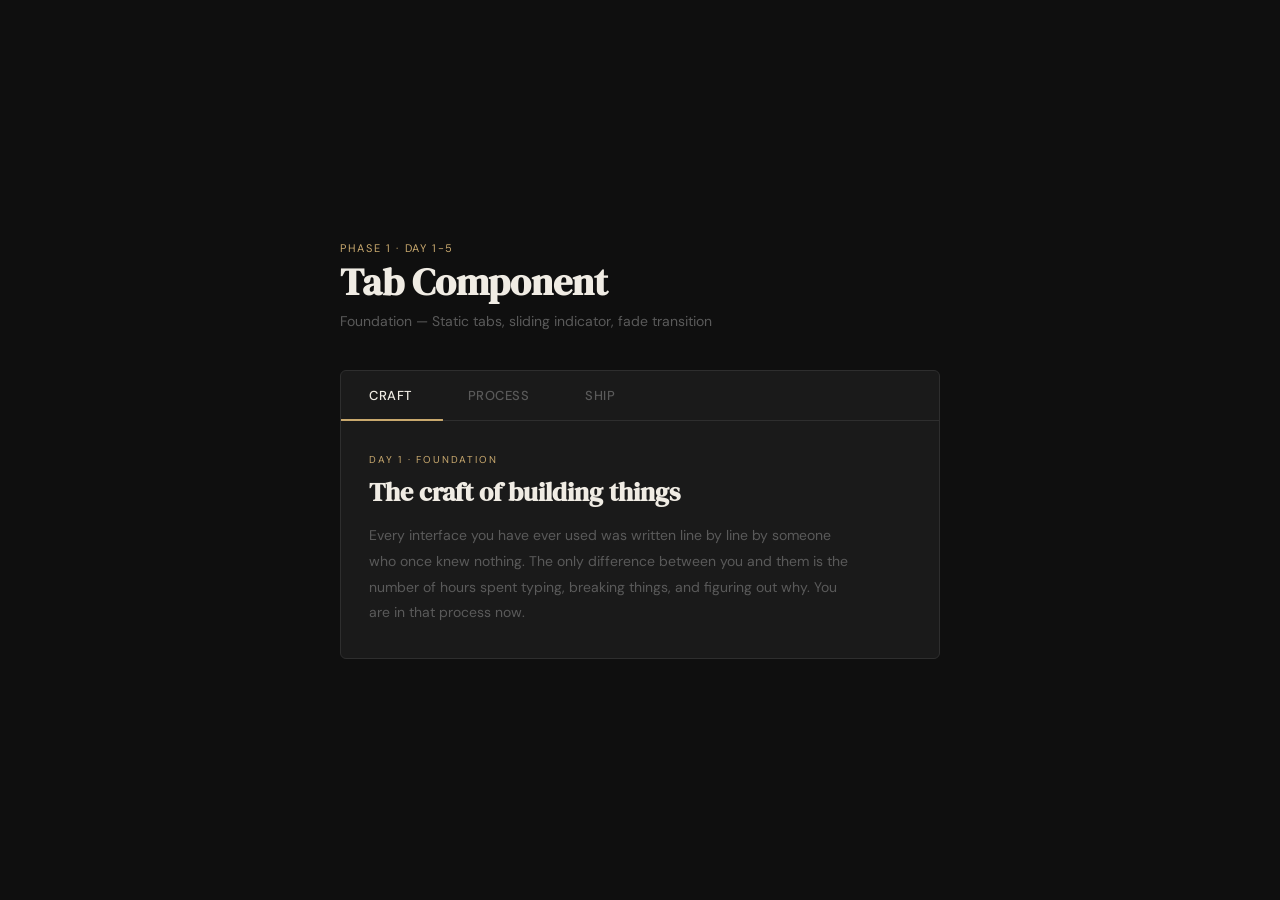
<file: phase-1-foundation-structure/Day-1/index.html>
<!doctype html>

<html lang="en">
  <head>
    <meta charset="UTF-8" />
    <meta name="viewport" content="width=device-width, initial-scale=1.0" />
    <meta name="description" content="Day 1 of Tabs Practice" />

    <link rel="preconnect" href="https://fonts.googleapis.com" />
    <link rel="preconnect" href="https://fonts.gstatic.com" crossorigin />
    <link
      href="https://fonts.googleapis.com/css2?family=DM+Sans:wght@400;500&family=DM+Serif+Display&display=swap"
      rel="stylesheet"
    />

    <link rel="stylesheet" href="style.css" />

    <title>TABS - PHASE 1</title>
  </head>

  <body>
    <div class="page">
      <div class="page-header">
        <p class="page-label">Phase 1 · Day 1-5</p>
        <h1 class="page-title">Tab Component</h1>
        <p class="page-subtitle">Foundation — Static tabs, sliding indicator, fade transition</p>
      </div>

      <div class="tabs-component">
        <div class="tab-header">
          <ul class="tab-list" role="tablist">
            <li>
              <button class="tab-btn active" data-tab="craft" role="tab">Craft</button>
            </li>

            <li>
              <button class="tab-btn" data-tab="process" role="tab">Process</button>
            </li>

            <li>
              <button class="tab-btn" data-tab="ship" role="tab">Ship</button>
            </li>
          </ul>

          <div class="tab-indicator" id="tab-indicator"></div>
        </div>

        <div class="tab-panels">
          <div class="tab-panel active" id="craft" role="tabpanel">
            <p class="panel-eyebrow">Day 1 · Foundation</p>
            <h2 class="panel-title">The craft of building things</h2>
            <p class="panel-body">
              Every interface you have ever used was written line by line by someone who once knew nothing. The only
              difference between you and them is the number of hours spent typing, breaking things, and figuring out
              why. You are in that process now.
            </p>
          </div>

          <div class="tab-panel" id="process" role="tabpanel">
            <p class="panel-eyebrow">Day 3 · Motion</p>
            <h2 class="panel-title">Motion earns its place</h2>
            <p class="panel-body">
              Animation is not decoration. It is information — it tells the user where they are, where something came
              from, and where it went. A good animation makes the interface feel alive. A bad one just makes people
              wait.
            </p>
          </div>

          <div class="tab-panel" id="ship" role="tabpanel">
            <p class="panel-eyebrow">Day 5 · Transition</p>
            <h2 class="panel-title">The fade is a conversation</h2>
            <p class="panel-body">
              When content fades out before new content fades in, you are telling the user the old thing is leaving and
              something new is arriving. That small moment of acknowledgment is what makes a UI feel considered rather
              than cheap.
            </p>
          </div>
        </div>
      </div>
    </div>

    <script src="script.js"></script>
  </body>
</html>
</file>
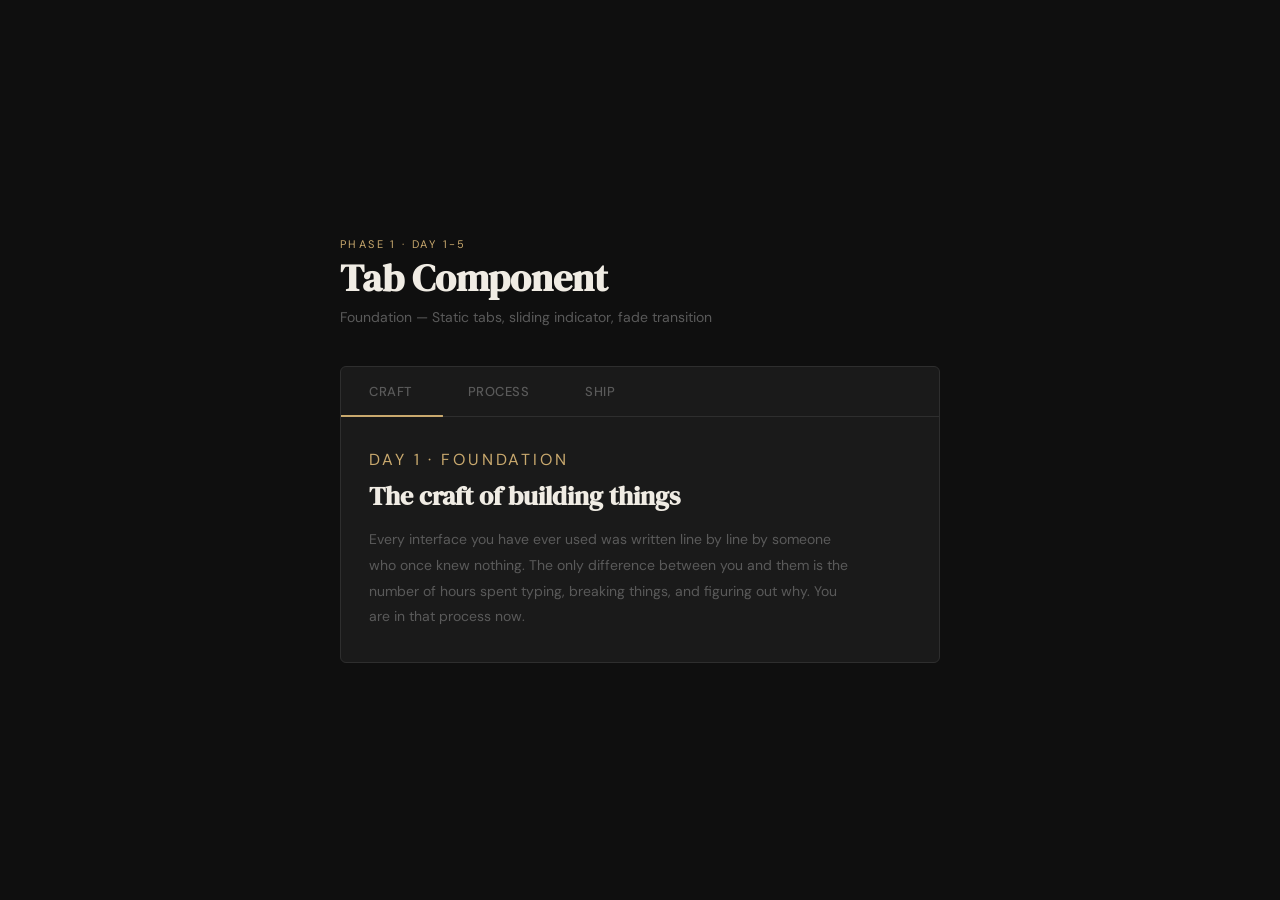
<file: phase-1-foundation-structure/Day-2/index.html>
<!doctype html>
<html lang="en">
  <head>
    <meta charset="UTF-8" />
    <meta name="viewport" content="width=device-width, initial-scale=1.0" />
    <meta name="description" content="TABS ANIMATION DAY 2" />

    <link rel="preconnect" href="https://fonts.googleapis.com" />
    <link rel="preconnect" href="https://fonts.gstatic.com" crossorigin />
    <link
      href="https://fonts.googleapis.com/css2?family=DM+Sans:wght@400;500&family=DM+Serif+Display&display=swap"
      rel="stylesheet"
    />
    <link rel="stylesheet" href="style.css" />
    <title>TABS ANIMATION DAY 2</title>
  </head>

  <body>
    <!--MAIN PAGE CONTAINER-->
    <div class="page">
      <!---->
      <div class="page-header">
        <p class="page-label">Phase 1 · Day 1-5</p>
        <h1 class="page-title">Tab Component</h1>
        <p class="page-subtitle">Foundation — Static tabs, sliding indicator, fade transition</p>
      </div>

      <div class="tabs-component">
        <div class="tab-header">
          <ul class="tab-list" role="tablist">
            <li><button class="tab-btn active" data-tab="craft" role="tab">Craft</button></li>
            <li><button class="tab-btn" data-tab="process" role="tab">Process</button></li>
            <li><button class="tab-btn" data-tab="ship" role="tab">Ship</button></li>
          </ul>

          <div class="tab-indicator" id="tab-indicator"></div>
        </div>

        <div class="tab-panels">
          <div class="tab-panel active" id="craft" role="tabpanel">
            <p class="panel-eyebrow">Day 1 · Foundation</p>
            <h2 class="panel-title">The craft of building things</h2>
            <p class="panel-body">
              Every interface you have ever used was written line by line by someone who once knew nothing. The only
              difference between you and them is the number of hours spent typing, breaking things, and figuring out
              why. You are in that process now.
            </p>
          </div>

          <div class="tab-panel" id="process" role="tabpanel">
            <p class="panel-eyebrow">Day 3 · Motion</p>
            <h2 class="panel-title">Motion earns its place</h2>
            <p class="panel-body">
              Animation is not decoration. It is information — it tells the user where they are, where something came
              from, and where it went. A good animation makes the interface feel alive. A bad one just makes people
              wait.
            </p>
          </div>

          <div class="tab-panel" id="ship" role="tabpanel">
            <p class="panel-eyebrow">Day 5 · Transition</p>
            <h2 class="panel-title">The fade is a conversation</h2>
            <p class="panel-body">
              When content fades out before new content fades in, you are telling the user the old thing is leaving and
              something new is arriving. That small moment of acknowledgment is what makes a UI feel considered rather
              than cheap.
            </p>
          </div>
        </div>
      </div>
    </div>
    <script src="script.js"></script>
  </body>
</html>
</file>
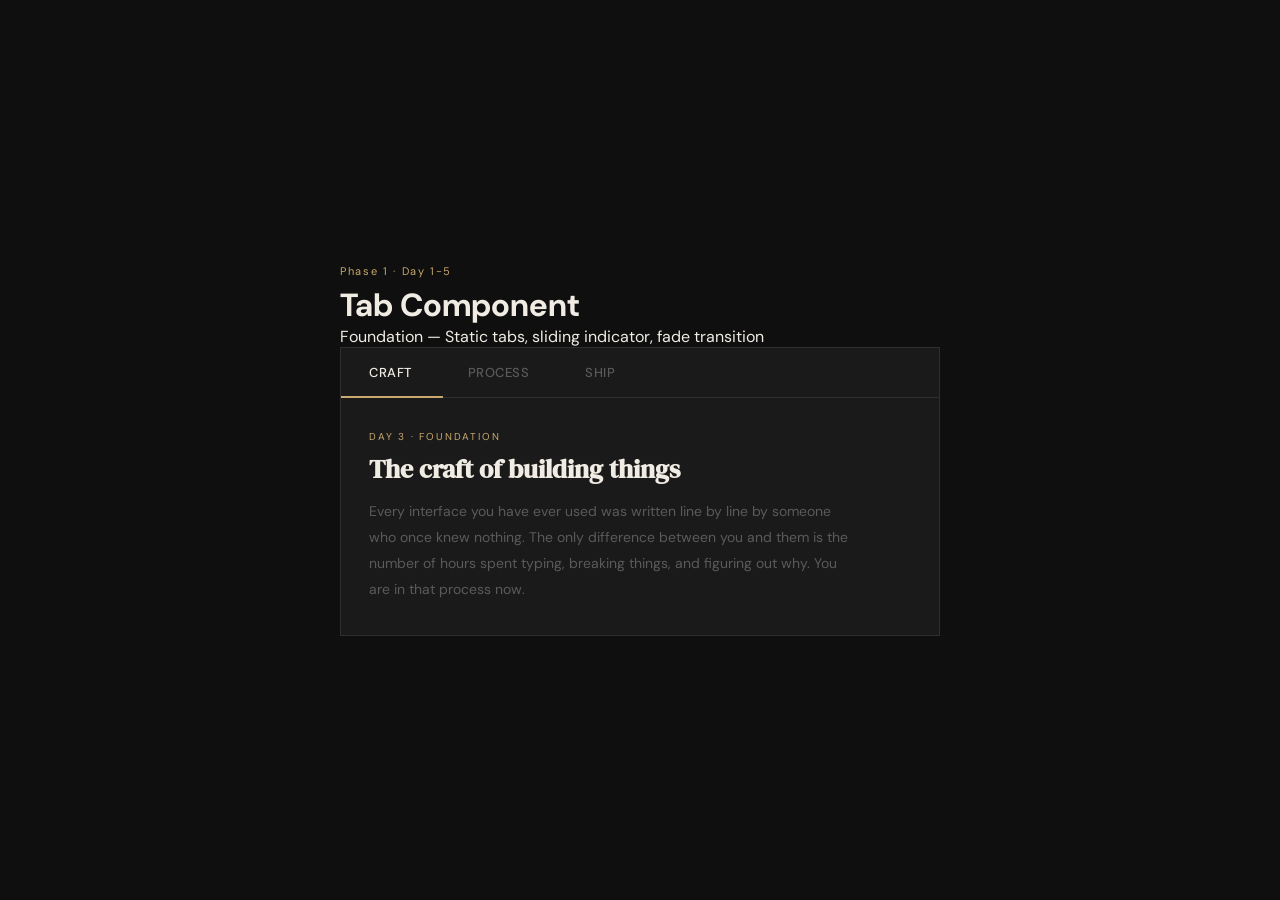
<file: phase-1-foundation-structure/Day-3/index.html>
<!doctype html>
<html lang="en">
  <head>
    <meta charset="UTF-8" />
    <meta name="viewport" content="width=device-width, initial-scale=1.0" />
    <meta name="description" content="DAY THREEEEE" />
    <title>Day 3 Tabs Animation</title>

    <!-- ============================================================
       GOOGLE FONTS
      ============================================================ -->
    <link rel="preconnect" href="https://fonts.googleapis.com" />
    <link rel="preconnect" href="https://fonts.gstatic.com" crossorigin />

    <link
      href="https://fonts.googleapis.com/css2?family=DM+Sans:wght@400;500&family=DM+Serif+Display&display=swap"
      rel="stylesheet"
    />

    <link rel="stylesheet" href="style.css" />
  </head>
  <body>
    <!--PAGE HEADER-->
    <div class="page">
      <div class="page-header">
        <p class="page-label">Phase 1 · Day 1-5</p>
        <h1 class="page-title">Tab Component</h1>
        <p class="page-sub-title">Foundation — Static tabs, sliding indicator, fade transition</p>
      </div>
      <!-- ============================================================
         TABS COMPONENT
         This is the full interactive component.
      ============================================================== -->
      <div class="tabs-component">
        <div class="tab-header">
          <ul class="tab-list" role="tablist">
            <li><button class="tab-btn active" data-tab="craft" role="tab">Craft</button></li>
            <li><button class="tab-btn" data-tab="process" role="tab">Process</button></li>
            <li><button class="tab-btn" data-tab="ship" role="tab">Ship</button></li>
          </ul>
          <!--SLIDING INDICATOR-->
          <div class="tab-indicator" id="tab-indicator"></div>
        </div>
        <!-- ============================================================
           CONTENT PANELS
           Important:
           Each panel id must match one button's data-tab value.
        ============================================================ -->
        <div class="tab-panels">
          <!--PANEL 1 — ACTIVE ON PAGE LOAD-->
          <div class="tab-panel active" id="craft" role="tabpanel">
            <p class="panel-eyebrow">Day 3 · Foundation</p>
            <h2 class="panel-title">The craft of building things</h2>
            <p class="panel-body">
              Every interface you have ever used was written line by line by someone who once knew nothing. The only
              difference between you and them is the number of hours spent typing, breaking things, and figuring out
              why. You are in that process now.
            </p>
          </div>
          <!--PANEL 2 — HIDDEN BY DEFAULT-->
          <div class="tab-panel" id="process" role="tabpanel">
            <p class="panel-eyebrow">Day 3 · Motion</p>
            <h2 class="panel-title">Motion earns its place</h2>
            <p class="panel-body">
              Animation is not decoration. It is information — it tells the user where they are, where something came
              from, and where it went. A good animation makes the interface feel alive. A bad one just makes people
              wait.
            </p>
          </div>
          <!--PANEL 3 — HIDDEN BY DEFAULT-->
          <div class="tab-panel" id="ship" role="tabpanel">
            <p class="panel-eyebrow">Day 5 · Transition</p>
            <h2 class="panel-title">The fade is a conversation</h2>
            <p class="panel-body">
              When content fades out before new content fades in, you are telling the user the old thing is leaving and
              something new is arriving. That small moment of acknowledgment is what makes a UI feel considered rather
              than cheap.
            </p>
          </div>
        </div>
      </div>
    </div>
    <script src="script.js"></script>
  </body>
</html>
</file>
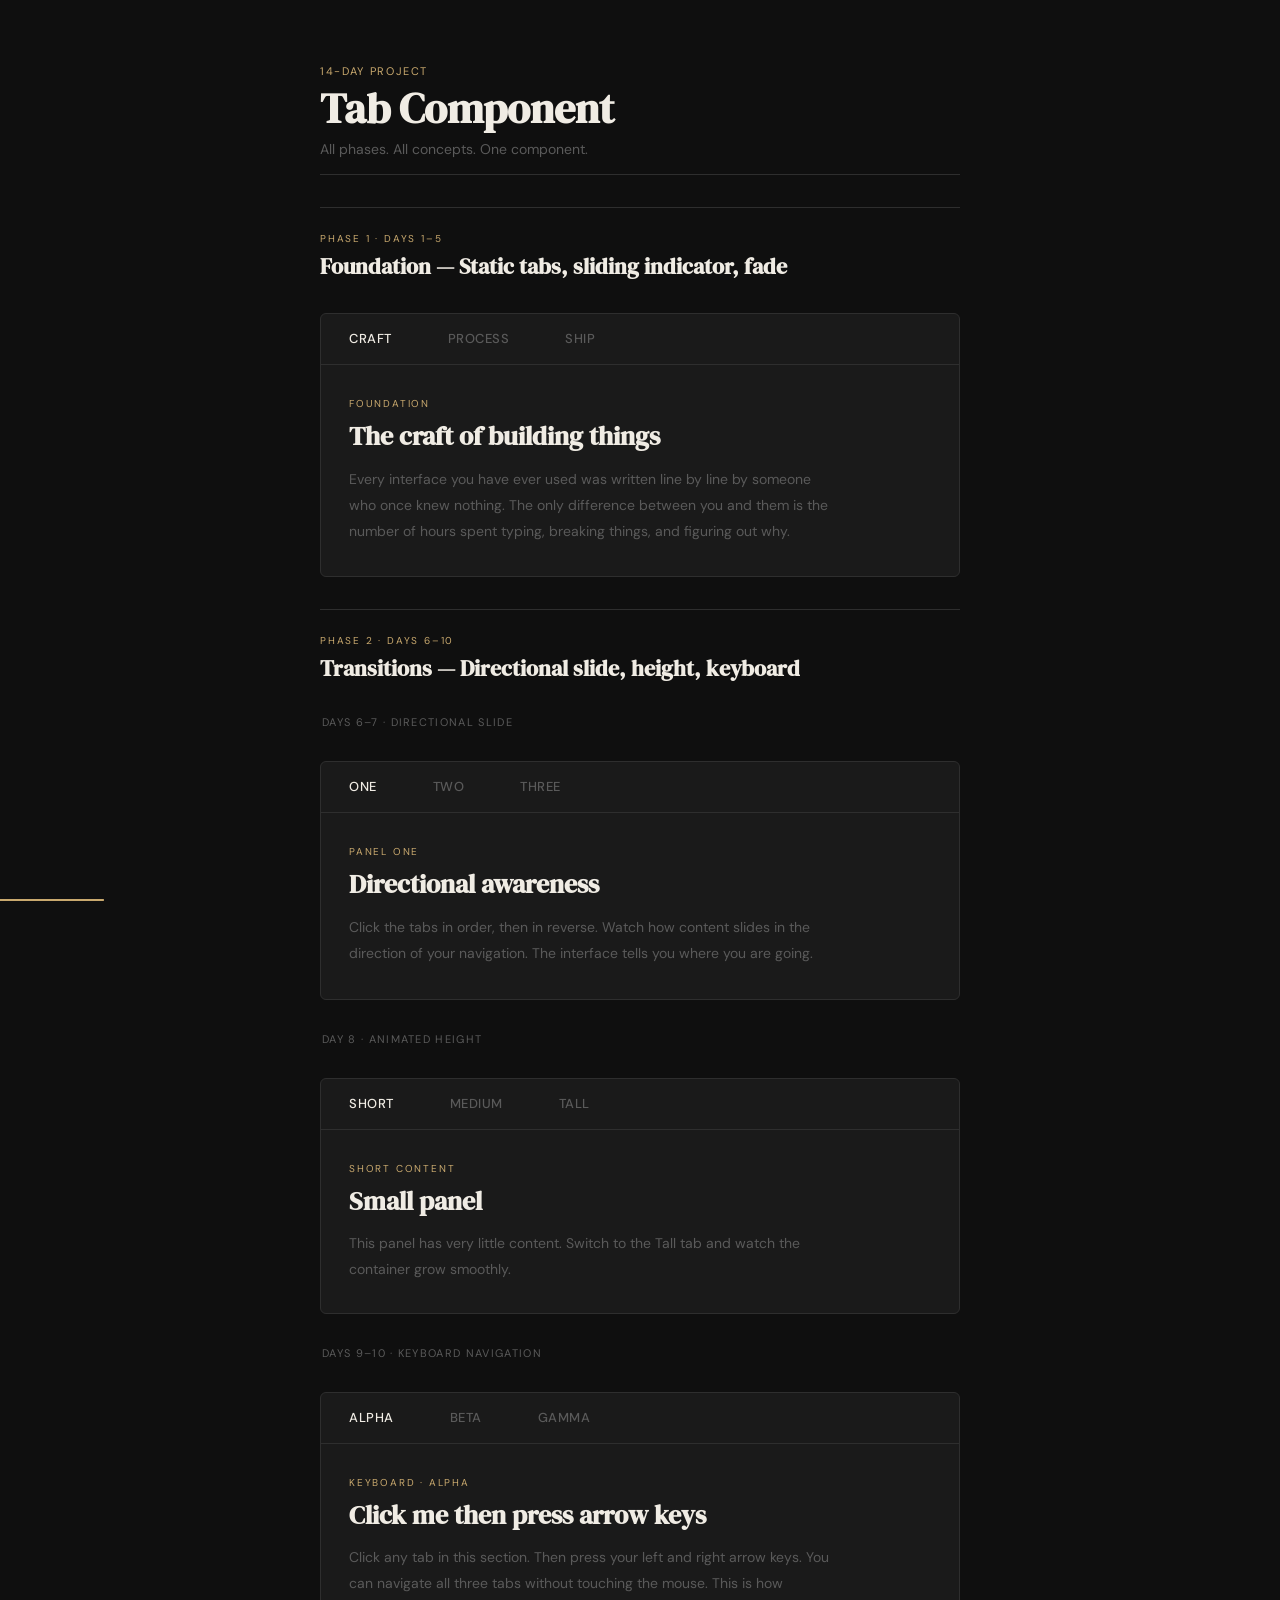
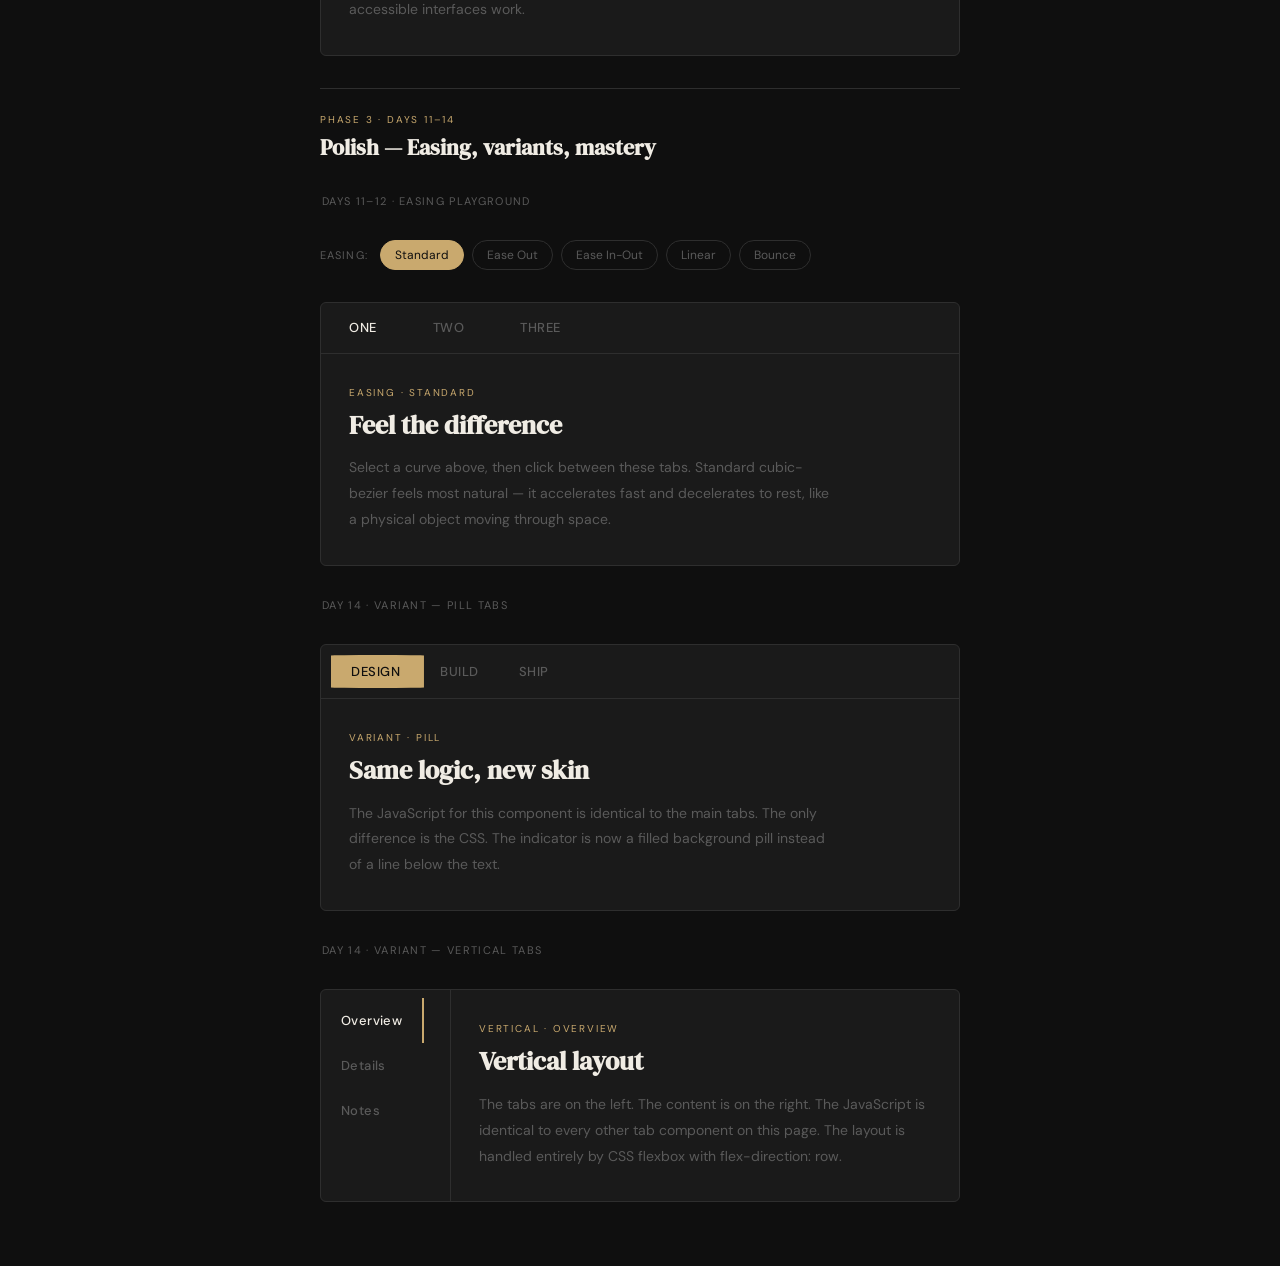
<file: reference-build/full-project/index.html>
<!DOCTYPE html>
<html lang="en">

<head>
  <meta charset="UTF-8" />
  <meta name="viewport" content="width=device-width, initial-scale=1.0" />
  <title>Tabs — Full Project</title>

  <!-- Google Fonts -->
  <link rel="preconnect" href="https://fonts.googleapis.com" />
  <link rel="preconnect" href="https://fonts.gstatic.com" crossorigin />
  <link href="https://fonts.googleapis.com/css2?family=DM+Sans:wght@400;500&family=DM+Serif+Display&display=swap" rel="stylesheet" />

  <!-- Our stylesheet -->
  <link rel="stylesheet" href="style.css" />
</head>

<body>

  <div class="page">

    <!-- Page heading -->
    <div class="page-header">
      <p class="page-label">14-Day Project</p>
      <h1 class="page-title">Tab Component</h1>
      <p class="page-subtitle">All phases. All concepts. One component.</p>
    </div>


    <!-- ============================================================
         PHASE 1 — DAYS 1–5
         Foundation: static tabs, sliding indicator, fade transition
    ============================================================ -->
    <div class="phase-header">
      <span class="phase-tag">Phase 1 · Days 1–5</span>
      <h2 class="phase-title">Foundation — Static tabs, sliding indicator, fade</h2>
    </div>

    <div class="tabs-component" id="main-tabs">

      <!-- TAB BUTTONS
           data-tab on each button must match the id on its panel.
           The first button has .active — it is selected on load. -->
      <ul class="tab-list" role="tablist">
        <li><button class="tab-btn active" data-tab="craft"   role="tab">Craft</button></li>
        <li><button class="tab-btn"        data-tab="process" role="tab">Process</button></li>
        <li><button class="tab-btn"        data-tab="ship"    role="tab">Ship</button></li>
      </ul>

      <!-- SLIDING INDICATOR (Day 3)
           Empty div. JavaScript moves it. CSS animates it. -->
      <div class="tab-indicator" id="tab-indicator"></div>

      <!-- CONTENT PANELS
           All panels sit stacked. Only .active is visible.
           The id must match the data-tab on its button. -->
      <div class="tab-panels">

        <div class="tab-panel active" id="craft" role="tabpanel">
          <p class="panel-eyebrow">Foundation</p>
          <h3 class="panel-title">The craft of building things</h3>
          <p class="panel-body">Every interface you have ever used was written line by line by someone who once knew nothing. The only difference between you and them is the number of hours spent typing, breaking things, and figuring out why.</p>
        </div>

        <div class="tab-panel" id="process" role="tabpanel">
          <p class="panel-eyebrow">Motion</p>
          <h3 class="panel-title">Motion earns its place</h3>
          <p class="panel-body">Animation is not decoration. It is information — it tells the user where they are, where something came from, and where it went. A good animation makes the interface feel alive. A bad one just makes people wait.</p>
        </div>

        <div class="tab-panel" id="ship" role="tabpanel">
          <p class="panel-eyebrow">Transition</p>
          <h3 class="panel-title">The fade is a conversation</h3>
          <p class="panel-body">When content fades out before new content fades in, you are telling the user the old thing is leaving and something new is arriving. That small moment of acknowledgment is what makes a UI feel considered.</p>
        </div>

      </div>

    </div><!-- end #main-tabs -->


    <!-- ============================================================
         PHASE 2 — DAYS 6–10
         Transitions: directional slide, height animation, keyboard nav
    ============================================================ -->
    <div class="phase-header">
      <span class="phase-tag">Phase 2 · Days 6–10</span>
      <h2 class="phase-title">Transitions — Directional slide, height, keyboard</h2>
    </div>


    <!-- DAYS 6–7 — DIRECTIONAL SLIDE
         Content slides left or right depending on which direction
         the user navigated. data-index on each button tracks position.
         JavaScript compares old index vs new index to decide direction. -->
    <div class="section-label">Days 6–7 · Directional Slide</div>

    <div class="tabs-component" id="slide-tabs">

      <ul class="tab-list" role="tablist">
        <li><button class="tab-btn active" data-tab="s-one"   data-index="0" role="tab">One</button></li>
        <li><button class="tab-btn"        data-tab="s-two"   data-index="1" role="tab">Two</button></li>
        <li><button class="tab-btn"        data-tab="s-three" data-index="2" role="tab">Three</button></li>
      </ul>

      <div class="tab-indicator slide-indicator"></div>

      <!-- overflow: hidden clips the sliding panels so they don't
           spill outside the component during animation -->
      <div class="slide-panels">

        <div class="slide-panel active" id="s-one" role="tabpanel">
          <p class="panel-eyebrow">Panel One</p>
          <h3 class="panel-title">Directional awareness</h3>
          <p class="panel-body">Click the tabs in order, then in reverse. Watch how content slides in the direction of your navigation. The interface tells you where you are going.</p>
        </div>

        <div class="slide-panel" id="s-two" role="tabpanel">
          <p class="panel-eyebrow">Panel Two</p>
          <h3 class="panel-title">Left or right?</h3>
          <p class="panel-body">JavaScript compares the index of the clicked tab to the active tab. If the new index is higher, you moved right. Lower means left. The content enters from the same direction.</p>
        </div>

        <div class="slide-panel" id="s-three" role="tabpanel">
          <p class="panel-eyebrow">Panel Three</p>
          <h3 class="panel-title">Direction is information</h3>
          <p class="panel-body">You are now managing not just WHAT is active but the relationship between the previous state and the next one. This is a big conceptual step forward.</p>
        </div>

      </div>

    </div><!-- end #slide-tabs -->


    <!-- DAY 8 — ANIMATED HEIGHT
         When panels have different amounts of content, the container
         animates its height instead of jumping. JavaScript reads each
         panel's scrollHeight and sets it explicitly on the container.
         CSS transition animates the height change. -->
    <div class="section-label">Day 8 · Animated Height</div>

    <div class="tabs-component" id="height-tabs">

      <ul class="tab-list" role="tablist">
        <li><button class="tab-btn active" data-tab="h-short"  role="tab">Short</button></li>
        <li><button class="tab-btn"        data-tab="h-medium" role="tab">Medium</button></li>
        <li><button class="tab-btn"        data-tab="h-tall"   role="tab">Tall</button></li>
      </ul>

      <div class="tab-indicator height-indicator"></div>

      <!-- height-panels has explicit height set by JavaScript.
           CSS transition animates when that height changes. -->
      <div class="height-panels">

        <div class="height-panel active" id="h-short" role="tabpanel">
          <p class="panel-eyebrow">Short content</p>
          <h3 class="panel-title">Small panel</h3>
          <p class="panel-body">This panel has very little content. Switch to the Tall tab and watch the container grow smoothly.</p>
        </div>

        <div class="height-panel" id="h-medium" role="tabpanel">
          <p class="panel-eyebrow">Medium content</p>
          <h3 class="panel-title">A bit more here</h3>
          <p class="panel-body">This panel has a moderate amount of content. It is taller than Short but shorter than Tall. Watch the container resize as you switch between tabs — it grows and shrinks without jumping.</p>
        </div>

        <div class="height-panel" id="h-tall" role="tabpanel">
          <p class="panel-eyebrow">Tall content</p>
          <h3 class="panel-title">Lots of content in this one</h3>
          <p class="panel-body">This panel is significantly taller than the others. Without height animation, the container would snap instantly to its new size. With animation, it grows naturally — like a physical thing expanding.</p>
          <p class="panel-body" style="margin-top: 12px;">JavaScript reads this panel's scrollHeight — its natural full height — and sets that as an explicit pixel value on the container. CSS transition does the rest.</p>
          <p class="panel-body" style="margin-top: 12px;">This is one of the trickier animation patterns because height: auto cannot be transitioned directly. You always need an explicit pixel value to animate from and to.</p>
        </div>

      </div>

    </div><!-- end #height-tabs -->


    <!-- DAYS 9–10 — KEYBOARD NAVIGATION
         Click any tab, then use LEFT and RIGHT arrow keys.
         Teaches: event.key, .focus(), tabindex, aria-selected. -->
    <div class="section-label">Days 9–10 · Keyboard Navigation</div>

    <div class="tabs-component" id="keyboard-tabs">

      <!-- tabindex="0" makes the focused button reachable via Tab key.
           tabindex="-1" removes a button from tab order (but JS can still focus it).
           aria-selected tells screen readers which tab is active. -->
      <ul class="tab-list" role="tablist" id="keyboard-tablist">
        <li><button class="tab-btn active" data-tab="k-alpha" data-index="0" role="tab" aria-selected="true"  tabindex="0">Alpha</button></li>
        <li><button class="tab-btn"        data-tab="k-beta"  data-index="1" role="tab" aria-selected="false" tabindex="-1">Beta</button></li>
        <li><button class="tab-btn"        data-tab="k-gamma" data-index="2" role="tab" aria-selected="false" tabindex="-1">Gamma</button></li>
      </ul>

      <div class="tab-indicator keyboard-indicator"></div>

      <div class="tab-panels">

        <div class="tab-panel active" id="k-alpha" role="tabpanel">
          <p class="panel-eyebrow">Keyboard · Alpha</p>
          <h3 class="panel-title">Click me then press arrow keys</h3>
          <p class="panel-body">Click any tab in this section. Then press your left and right arrow keys. You can navigate all three tabs without touching the mouse. This is how accessible interfaces work.</p>
        </div>

        <div class="tab-panel" id="k-beta" role="tabpanel">
          <p class="panel-eyebrow">Keyboard · Beta</p>
          <h3 class="panel-title">You pressed an arrow key</h3>
          <p class="panel-body">JavaScript listened for the keydown event on the tab list. It checked event.key — if ArrowRight or ArrowLeft, it calculated the next index, called .focus() and .click() on that button.</p>
        </div>

        <div class="tab-panel" id="k-gamma" role="tabpanel">
          <p class="panel-eyebrow">Keyboard · Gamma</p>
          <h3 class="panel-title">It wraps around</h3>
          <p class="panel-body">Right on the last tab wraps to the first. Left on the first tab wraps to the last. Users should never get stuck at the edge of a component.</p>
        </div>

      </div>

    </div><!-- end #keyboard-tabs -->


    <!-- ============================================================
         PHASE 3 — DAYS 11–14
         Polish: easing deep dive, rebuild, variants
    ============================================================ -->
    <div class="phase-header">
      <span class="phase-tag">Phase 3 · Days 11–14</span>
      <h2 class="phase-title">Polish — Easing, variants, mastery</h2>
    </div>


    <!-- DAYS 11–12 — EASING PLAYGROUND
         Same component. Five different easing curves.
         Switch the curve with the selector, then click the tabs
         and feel how different each one is. -->
    <div class="section-label">Days 11–12 · Easing Playground</div>

    <!-- Clicking an easing button sets data-easing on the component.
         CSS uses attribute selectors to apply the right curve. -->
    <div class="easing-selector">
      <span class="easing-label">Easing:</span>
      <button class="easing-btn active" data-easing="standard">Standard</button>
      <button class="easing-btn" data-easing="ease-out">Ease Out</button>
      <button class="easing-btn" data-easing="ease-in-out">Ease In-Out</button>
      <button class="easing-btn" data-easing="linear">Linear</button>
      <button class="easing-btn" data-easing="bounce">Bounce</button>
    </div>

    <div class="tabs-component easing-component" id="easing-tabs" data-easing="standard">

      <ul class="tab-list" role="tablist">
        <li><button class="tab-btn active" data-tab="e-one"   role="tab">One</button></li>
        <li><button class="tab-btn"        data-tab="e-two"   role="tab">Two</button></li>
        <li><button class="tab-btn"        data-tab="e-three" role="tab">Three</button></li>
      </ul>

      <div class="tab-indicator easing-indicator" id="easing-indicator"></div>

      <div class="tab-panels">

        <div class="tab-panel active" id="e-one" role="tabpanel">
          <p class="panel-eyebrow">Easing · Standard</p>
          <h3 class="panel-title">Feel the difference</h3>
          <p class="panel-body">Select a curve above, then click between these tabs. Standard cubic-bezier feels most natural — it accelerates fast and decelerates to rest, like a physical object moving through space.</p>
        </div>

        <div class="tab-panel" id="e-two" role="tabpanel">
          <p class="panel-eyebrow">Easing · Ease Out</p>
          <h3 class="panel-title">Snappy and decisive</h3>
          <p class="panel-body">Ease-out starts fast and slows to rest. It feels snappy and confident. Good for UI elements that need to feel immediately responsive. The start is instant; the landing is smooth.</p>
        </div>

        <div class="tab-panel" id="e-three" role="tabpanel">
          <p class="panel-eyebrow">Easing · Linear</p>
          <h3 class="panel-title">Constant, mechanical</h3>
          <p class="panel-body">Linear moves at constant speed. No acceleration. No deceleration. It feels robotic — like a machine, not a physical object. Almost nothing in real life moves this way.</p>
        </div>

      </div>

    </div><!-- end #easing-tabs -->


    <!-- DAY 14 — PILL TABS VARIANT
         Same JavaScript logic. Background pill slides behind the text
         instead of a line appearing below it. -->
    <div class="section-label">Day 14 · Variant — Pill Tabs</div>

    <div class="tabs-component" id="pill-tabs">

      <div class="pill-list-wrapper">
        <ul class="pill-list" role="tablist">
          <li><button class="pill-btn active" data-tab="p-design" role="tab">Design</button></li>
          <li><button class="pill-btn"        data-tab="p-build"  role="tab">Build</button></li>
          <li><button class="pill-btn"        data-tab="p-ship"   role="tab">Ship</button></li>
        </ul>
        <!-- The filled pill that slides behind the button text -->
        <div class="pill-indicator" id="pill-indicator"></div>
      </div>

      <div class="tab-panels pill-panels">

        <div class="tab-panel active" id="p-design" role="tabpanel">
          <p class="panel-eyebrow">Variant · Pill</p>
          <h3 class="panel-title">Same logic, new skin</h3>
          <p class="panel-body">The JavaScript for this component is identical to the main tabs. The only difference is the CSS. The indicator is now a filled background pill instead of a line below the text.</p>
        </div>

        <div class="tab-panel" id="p-build" role="tabpanel">
          <p class="panel-eyebrow">Variant · Pill</p>
          <h3 class="panel-title">One pattern, many forms</h3>
          <p class="panel-body">Once you understand the core tab pattern — class toggling, indicator movement, panel switching — you can build any visual variant. The logic does not change. Only the appearance does.</p>
        </div>

        <div class="tab-panel" id="p-ship" role="tabpanel">
          <p class="panel-eyebrow">Variant · Pill</p>
          <h3 class="panel-title">Internalization complete</h3>
          <p class="panel-body">By Day 14 you should be able to close every file and rebuild any variant of this component from memory. Not because you memorized the code — but because you understand it.</p>
        </div>

      </div>

    </div><!-- end #pill-tabs -->


    <!-- DAY 14 — VERTICAL TABS VARIANT
         Tabs on the left. Content on the right.
         Same JavaScript. Layout changed entirely by CSS. -->
    <div class="section-label">Day 14 · Variant — Vertical Tabs</div>

    <div class="tabs-component vertical-tabs-component" id="vertical-tabs">

      <div class="vertical-layout">

        <ul class="vertical-tab-list" role="tablist">
          <li><button class="vertical-tab-btn active" data-tab="v-one"   role="tab">Overview</button></li>
          <li><button class="vertical-tab-btn"        data-tab="v-two"   role="tab">Details</button></li>
          <li><button class="vertical-tab-btn"        data-tab="v-three" role="tab">Notes</button></li>
        </ul>

        <div class="tab-panels vertical-panels">

          <div class="tab-panel active" id="v-one" role="tabpanel">
            <p class="panel-eyebrow">Vertical · Overview</p>
            <h3 class="panel-title">Vertical layout</h3>
            <p class="panel-body">The tabs are on the left. The content is on the right. The JavaScript is identical to every other tab component on this page. The layout is handled entirely by CSS flexbox with flex-direction: row.</p>
          </div>

          <div class="tab-panel" id="v-two" role="tabpanel">
            <p class="panel-eyebrow">Vertical · Details</p>
            <h3 class="panel-title">CSS does the heavy lifting</h3>
            <p class="panel-body">Changing from horizontal to vertical requires almost no JavaScript changes. You change the flex-direction, adjust a few borders, and the layout shifts completely. The logic stays the same.</p>
          </div>

          <div class="tab-panel" id="v-three" role="tabpanel">
            <p class="panel-eyebrow">Vertical · Notes</p>
            <h3 class="panel-title">Layout is a design decision</h3>
            <p class="panel-body">Vertical tabs suit settings panels and dashboards. Horizontal tabs suit content switching in constrained spaces. Same component. Different context. Same JavaScript.</p>
          </div>

        </div>

      </div>

    </div><!-- end #vertical-tabs -->

  </div><!-- end .page -->

  <!-- Script at the bottom so all HTML exists before JS runs -->
  <script src="script.js"></script>

</body>
</html>
</file>
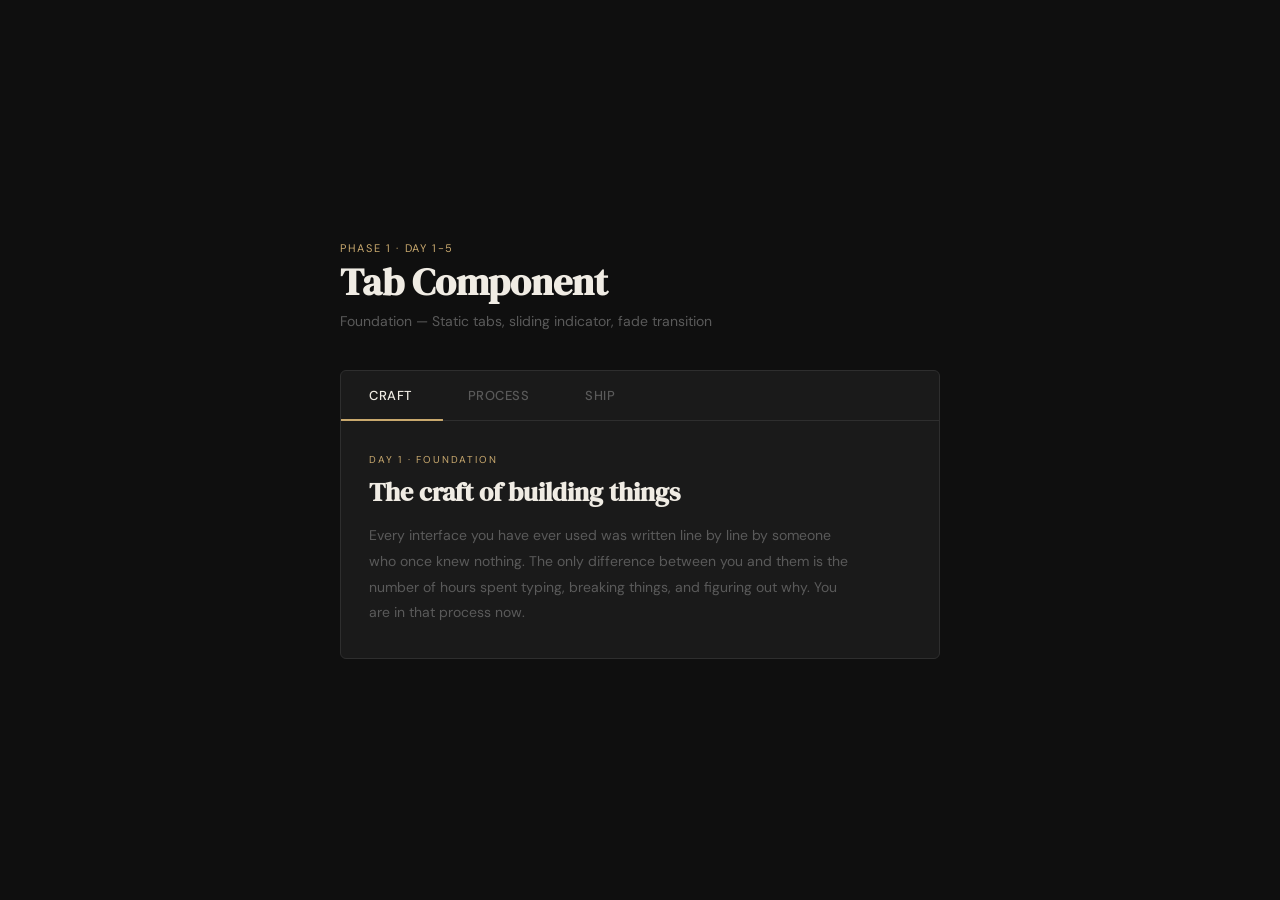
<file: reference-build/phase-1-reference/index.html>
<!doctype html>
<html lang="en">
  <head>
    <!-- ============================================================
       DOCUMENT SETUP
       This tells the browser what kind of document this is,
       what language it uses, how characters should be read,
       and how the page should behave on different screen sizes.
    ============================================================ -->
    <meta charset="UTF-8" />
    <meta name="viewport" content="width=device-width, initial-scale=1.0" />

    <!-- Page description for basic SEO and browser metadata -->
    <meta name="description" content="Day 1 of Tabs Practice" />

    <title>Tabs — Phase 1</title>

    <!-- ============================================================
       GOOGLE FONTS
       These links load the fonts used in the project.

       preconnect helps the browser connect to Google's font servers
       earlier, which can make font loading faster.
    ============================================================ -->
    <link rel="preconnect" href="https://fonts.googleapis.com" />
    <link rel="preconnect" href="https://fonts.gstatic.com" crossorigin />

    <link
      href="https://fonts.googleapis.com/css2?family=DM+Sans:wght@400;500&family=DM+Serif+Display&display=swap"
      rel="stylesheet"
    />

    <!-- ============================================================
       STYLESHEET
       This connects the HTML file to style.css.

       All layout, color, spacing, tabs styling, panel visibility,
       and animation styling live in the CSS file.
    ============================================================ -->
    <link rel="stylesheet" href="style.css" />
  </head>

  <body>
    <!-- ============================================================
       PAGE WRAPPER
       .page contains the full visible page content:
       - the heading area
       - the tabs component

       CSS uses this wrapper to control width, spacing, and layout.
    ============================================================ -->
    <div class="page">
      <!-- ============================================================
         PAGE HEADER
         This is the introduction text above the tabs component.

         It is not part of the tab functionality.
         It simply gives context to the project.
      ============================================================ -->
      <div class="page-header">
        <p class="page-label">Phase 1 · Day 1-5</p>

        <h1 class="page-title">Tab Component</h1>

        <p class="page-subtitle">Foundation — Static tabs, sliding indicator, fade transition</p>
      </div>

      <!-- ============================================================
         TABS COMPONENT
         This is the full interactive component.

         It contains two main systems:
         1. The tab header:
            - tab buttons
            - sliding indicator

         2. The tab panels:
            - content sections that show and hide

         The connection between buttons and panels happens through:

           button data-tab="craft"
           panel  id="craft"

         JavaScript reads the data-tab value and uses it to find the
         matching panel by id.
      ============================================================ -->
      <div class="tabs-component">
        <!-- ============================================================
           TAB HEADER
           This wrapper contains:
           - .tab-list
           - .tab-indicator

           This wrapper matters because the indicator is positioned
           absolutely in CSS.

           .tab-header gives the indicator a controlled positioning area.
        ============================================================ -->
        <div class="tab-header">
          <!-- ============================================================
             TAB LIST
             This is the row of clickable tab buttons.

             role="tablist" helps screen readers understand that this is
             a set of tabs.

             Each button has:
             - class="tab-btn"
             - data-tab="..."
             - role="tab"

             The first button starts with .active so the page has an
             active tab immediately on load.
          ============================================================ -->
          <ul class="tab-list" role="tablist">
            <li>
              <button class="tab-btn active" data-tab="craft" role="tab">Craft</button>
            </li>

            <li>
              <button class="tab-btn" data-tab="process" role="tab">Process</button>
            </li>

            <li>
              <button class="tab-btn" data-tab="ship" role="tab">Ship</button>
            </li>
          </ul>

          <!-- ============================================================
             SLIDING INDICATOR
             This is an empty div.

             It has no text because its job is visual only.

             JavaScript measures the active button and moves this indicator
             underneath it.

             CSS gives it:
             - height
             - color
             - absolute positioning
             - smooth transform transition
          ============================================================ -->
          <div class="tab-indicator" id="tab-indicator"></div>
        </div>

        <!-- ============================================================
           CONTENT PANELS
           These are the content sections controlled by the tabs.

           Only one panel should have .active at a time.

           The active panel is visible.
           The inactive panels are hidden by CSS.

           Important:
           Each panel id must match one button's data-tab value.
        ============================================================ -->
        <div class="tab-panels">
          <!-- ============================================================
             PANEL 1 — ACTIVE ON PAGE LOAD
             This panel has id="craft".

             It matches:
               data-tab="craft"

             It also starts with .active, so it is visible when the page
             first loads.
          ============================================================ -->
          <div class="tab-panel active" id="craft" role="tabpanel">
            <p class="panel-eyebrow">Day 1 · Foundation</p>

            <h2 class="panel-title">The craft of building things</h2>

            <p class="panel-body">
              Every interface you have ever used was written line by line by someone who once knew nothing. The only
              difference between you and them is the number of hours spent typing, breaking things, and figuring out
              why. You are in that process now.
            </p>
          </div>

          <!-- ============================================================
             PANEL 2 — HIDDEN BY DEFAULT
             This panel has id="process".

             It matches:
               data-tab="process"

             It does not have .active at the start, so CSS keeps it hidden
             until JavaScript activates it.
          ============================================================ -->
          <div class="tab-panel" id="process" role="tabpanel">
            <p class="panel-eyebrow">Day 3 · Motion</p>

            <h2 class="panel-title">Motion earns its place</h2>

            <p class="panel-body">
              Animation is not decoration. It is information — it tells the user where they are, where something came
              from, and where it went. A good animation makes the interface feel alive. A bad one just makes people
              wait.
            </p>
          </div>

          <!-- ============================================================
             PANEL 3 — HIDDEN BY DEFAULT
             This panel has id="ship".

             It matches:
               data-tab="ship"

             JavaScript will show this panel when the Ship button is clicked.
          ============================================================ -->
          <div class="tab-panel" id="ship" role="tabpanel">
            <p class="panel-eyebrow">Day 5 · Transition</p>

            <h2 class="panel-title">The fade is a conversation</h2>

            <p class="panel-body">
              When content fades out before new content fades in, you are telling the user the old thing is leaving and
              something new is arriving. That small moment of acknowledgment is what makes a UI feel considered rather
              than cheap.
            </p>
          </div>
        </div>
        <!-- end .tab-panels -->
      </div>
      <!-- end .tabs-component -->
    </div>
    <!-- end .page -->

    <!-- ============================================================
       JAVASCRIPT
       The script is placed at the bottom of the body.

       Why?
       Because the browser reads HTML from top to bottom.

       By placing script.js here, we make sure all the buttons,
       panels, and indicator already exist before JavaScript tries
       to find and control them.
    ============================================================ -->
    <script src="script.js"></script>
  </body>
</html>
</file>
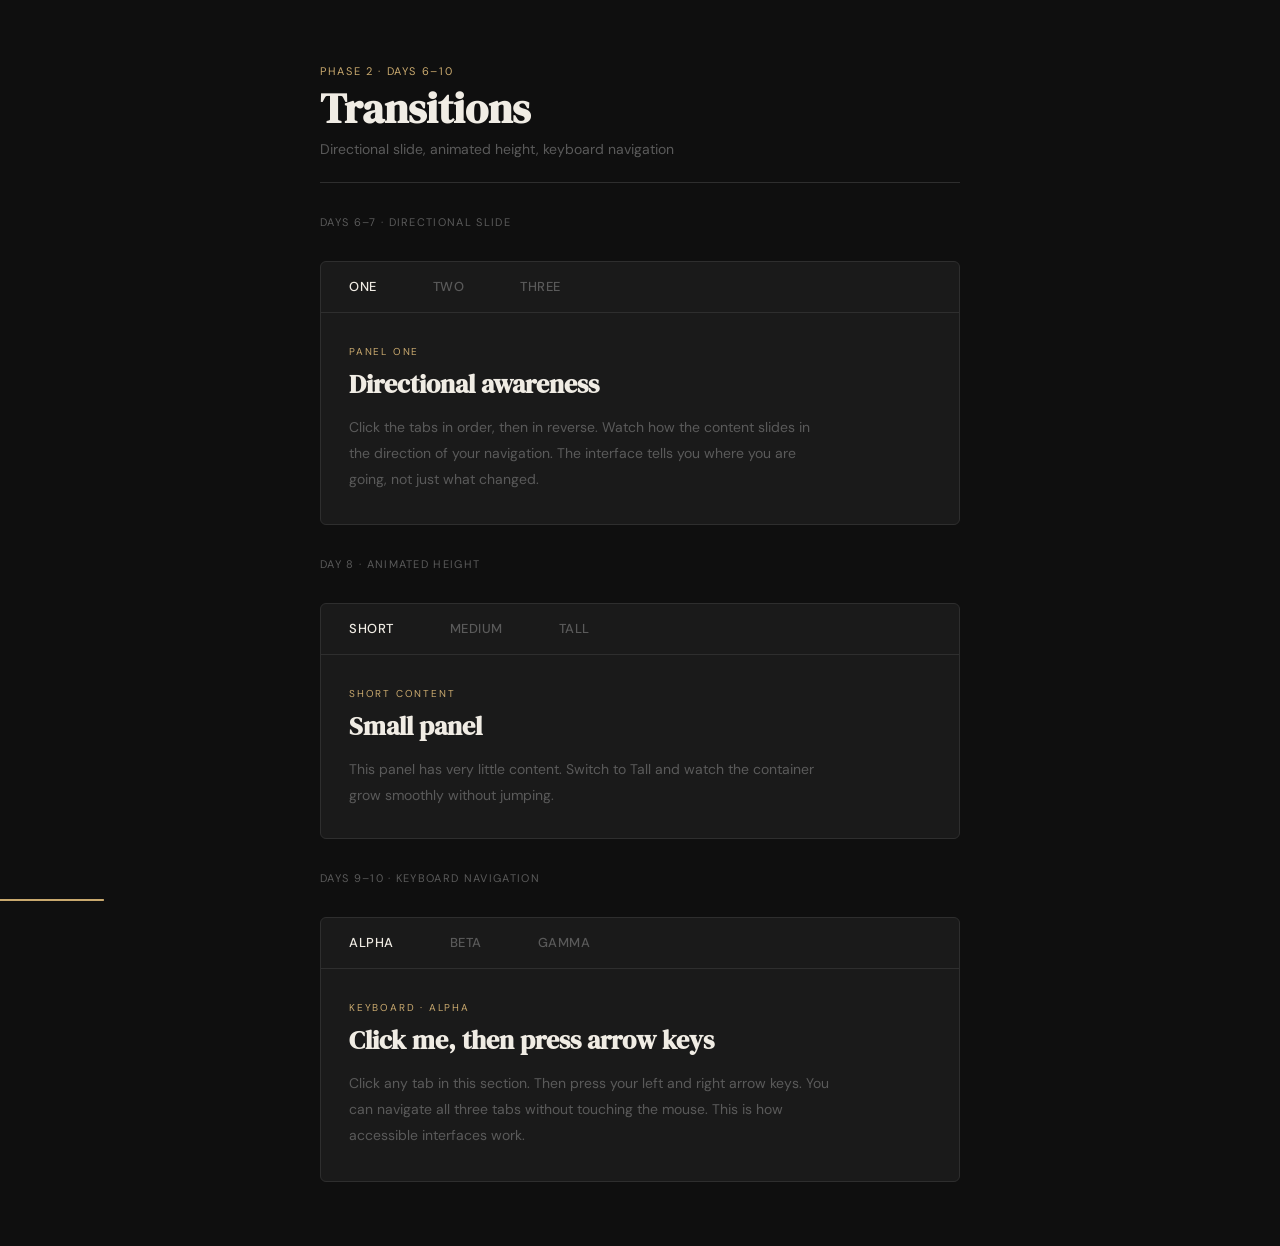
<file: reference-build/phase-2-reference/index.html>
<!DOCTYPE html>
<html lang="en">

<head>
  <meta charset="UTF-8" />
  <meta name="viewport" content="width=device-width, initial-scale=1.0" />
  <title>Tabs — Phase 2</title>

  <link rel="preconnect" href="https://fonts.googleapis.com" />
  <link rel="preconnect" href="https://fonts.gstatic.com" crossorigin />
  <link href="https://fonts.googleapis.com/css2?family=DM+Sans:wght@400;500&family=DM+Serif+Display&display=swap" rel="stylesheet" />

  <link rel="stylesheet" href="style.css" />
</head>

<body>

  <div class="page">

    <!-- Page heading -->
    <div class="page-header">
      <p class="page-label">Phase 2 · Days 6–10</p>
      <h1 class="page-title">Transitions</h1>
      <p class="page-subtitle">Directional slide, animated height, keyboard navigation</p>
    </div>


    <!-- ============================================================
         DAYS 6–7 — DIRECTIONAL SLIDE
         Content slides LEFT or RIGHT depending on which direction
         the user navigated.

         Clicking a tab to the RIGHT of the current one:
           → old content exits to the LEFT
           → new content enters from the RIGHT

         Clicking a tab to the LEFT of the current one:
           → old content exits to the RIGHT
           → new content enters from the LEFT

         data-index on each button tracks its position number (0, 1, 2).
         JavaScript compares the old index to the new index to decide
         which direction to animate.
    ============================================================ -->
    <div class="section-label">Days 6–7 · Directional Slide</div>

    <div class="tabs-component" id="slide-tabs">

      <!-- data-index tracks position: 0, 1, 2
           JavaScript reads this to calculate direction -->
      <ul class="tab-list" role="tablist">
        <li><button class="tab-btn active" data-tab="s-one"   data-index="0" role="tab">One</button></li>
        <li><button class="tab-btn"        data-tab="s-two"   data-index="1" role="tab">Two</button></li>
        <li><button class="tab-btn"        data-tab="s-three" data-index="2" role="tab">Three</button></li>
      </ul>

      <!-- Sliding indicator bar — same as Phase 1 -->
      <div class="tab-indicator slide-indicator"></div>

      <!-- .slide-panels has overflow: hidden to clip the panels
           so sliding content doesn't spill outside the component
           during the animation -->
      <div class="slide-panels">

        <div class="slide-panel active" id="s-one" role="tabpanel">
          <p class="panel-eyebrow">Panel One</p>
          <h2 class="panel-title">Directional awareness</h2>
          <p class="panel-body">
            Click the tabs in order, then in reverse. Watch how the content
            slides in the direction of your navigation. The interface tells
            you where you are going, not just what changed.
          </p>
        </div>

        <div class="slide-panel" id="s-two" role="tabpanel">
          <p class="panel-eyebrow">Panel Two</p>
          <h2 class="panel-title">Left or right?</h2>
          <p class="panel-body">
            JavaScript compares the index of the tab you clicked to the
            index of the currently active tab. If the new index is higher,
            you moved right. Lower means left. The content enters from
            the same direction you navigated.
          </p>
        </div>

        <div class="slide-panel" id="s-three" role="tabpanel">
          <p class="panel-eyebrow">Panel Three</p>
          <h2 class="panel-title">Direction is information</h2>
          <p class="panel-body">
            You are now managing not just WHAT is active but the
            relationship between the previous state and the next one.
            This is a meaningful step forward from a simple fade.
          </p>
        </div>

      </div>
      <!-- end .slide-panels -->

    </div>
    <!-- end #slide-tabs -->


    <!-- ============================================================
         DAY 8 — ANIMATED HEIGHT
         When tab panels have different amounts of content, the
         container animates its height instead of jumping instantly.

         The trick: CSS cannot animate height: auto.
         You need an explicit pixel value to transition between.

         JavaScript reads each panel's scrollHeight (its full natural
         height even when hidden), then sets that as a pixel value on
         the container. CSS transition animates the change.

         The three panels below have intentionally different amounts
         of content so the height difference is easy to see.
    ============================================================ -->
    <div class="section-label">Day 8 · Animated Height</div>

    <div class="tabs-component" id="height-tabs">

      <ul class="tab-list" role="tablist">
        <li><button class="tab-btn active" data-tab="h-short"  role="tab">Short</button></li>
        <li><button class="tab-btn"        data-tab="h-medium" role="tab">Medium</button></li>
        <li><button class="tab-btn"        data-tab="h-tall"   role="tab">Tall</button></li>
      </ul>

      <div class="tab-indicator height-indicator"></div>

      <!-- .height-panels has no min-height — JavaScript sets its
           height explicitly and CSS transition animates the resize -->
      <div class="height-panels">

        <!-- Short content — small panel -->
        <div class="height-panel active" id="h-short" role="tabpanel">
          <p class="panel-eyebrow">Short content</p>
          <h2 class="panel-title">Small panel</h2>
          <p class="panel-body">
            This panel has very little content. Switch to Tall and watch
            the container grow smoothly without jumping.
          </p>
        </div>

        <!-- Medium content — mid-size panel -->
        <div class="height-panel" id="h-medium" role="tabpanel">
          <p class="panel-eyebrow">Medium content</p>
          <h2 class="panel-title">A bit more here</h2>
          <p class="panel-body">
            This panel has a moderate amount of content. It is taller than
            Short but shorter than Tall. Watch the container resize as you
            switch — it grows and shrinks without any jumping.
          </p>
        </div>

        <!-- Tall content — large panel -->
        <div class="height-panel" id="h-tall" role="tabpanel">
          <p class="panel-eyebrow">Tall content</p>
          <h2 class="panel-title">Lots of content in this one</h2>
          <p class="panel-body">
            This panel is significantly taller than the others. Without
            height animation, the container would snap to its new size
            instantly. With animation, it grows naturally.
          </p>
          <p class="panel-body" style="margin-top: 12px;">
            JavaScript reads this panel's scrollHeight — its full content
            height even while hidden — and sets that as a pixel value on
            the container. CSS transition does the rest.
          </p>
          <p class="panel-body" style="margin-top: 12px;">
            This is one of the trickier animation patterns because
            height: auto cannot be transitioned. You always need an
            explicit pixel value to animate from and to.
          </p>
        </div>

      </div>
      <!-- end .height-panels -->

    </div>
    <!-- end #height-tabs -->


    <!-- ============================================================
         DAYS 9–10 — KEYBOARD NAVIGATION
         Click any tab in this component, then use your LEFT and
         RIGHT arrow keys to navigate between tabs.

         New concepts introduced:
           event.key        which key was pressed (e.g. "ArrowRight")
           .focus()         moves browser focus to an element
           tabindex="0"     element is reachable via the Tab key
           tabindex="-1"    element is skipped by the Tab key
                            (but JavaScript can still focus it)
           aria-selected    tells screen readers which tab is active

         Wrapping: right on the last tab goes to the first.
         Left on the first tab goes to the last.
    ============================================================ -->
    <div class="section-label">Days 9–10 · Keyboard Navigation</div>

    <div class="tabs-component" id="keyboard-tabs">

      <!-- Only the active button has tabindex="0" — in the natural tab order.
           Others have tabindex="-1" — reachable by JS but skipped by Tab key.
           aria-selected communicates active state to screen readers. -->
      <ul class="tab-list" role="tablist" id="keyboard-tablist">
        <li><button class="tab-btn active" data-tab="k-alpha" data-index="0" role="tab" aria-selected="true"  tabindex="0">Alpha</button></li>
        <li><button class="tab-btn"        data-tab="k-beta"  data-index="1" role="tab" aria-selected="false" tabindex="-1">Beta</button></li>
        <li><button class="tab-btn"        data-tab="k-gamma" data-index="2" role="tab" aria-selected="false" tabindex="-1">Gamma</button></li>
      </ul>

      <div class="tab-indicator keyboard-indicator"></div>

      <div class="tab-panels">

        <div class="tab-panel active" id="k-alpha" role="tabpanel">
          <p class="panel-eyebrow">Keyboard · Alpha</p>
          <h2 class="panel-title">Click me, then press arrow keys</h2>
          <p class="panel-body">
            Click any tab in this section. Then press your left and right
            arrow keys. You can navigate all three tabs without touching
            the mouse. This is how accessible interfaces work.
          </p>
        </div>

        <div class="tab-panel" id="k-beta" role="tabpanel">
          <p class="panel-eyebrow">Keyboard · Beta</p>
          <h2 class="panel-title">You pressed an arrow key</h2>
          <p class="panel-body">
            JavaScript listened for keydown on the tab list. It checked
            event.key — if ArrowRight or ArrowLeft, it calculated the
            next index and called .focus() and .click() on that button.
          </p>
        </div>

        <div class="tab-panel" id="k-gamma" role="tabpanel">
          <p class="panel-eyebrow">Keyboard · Gamma</p>
          <h2 class="panel-title">It wraps around</h2>
          <p class="panel-body">
            Right on the last tab goes back to the first. Left on the
            first goes to the last. Users should never get stuck at
            the edge of a component.
          </p>
        </div>

      </div>

    </div>
    <!-- end #keyboard-tabs -->

  </div>
  <!-- end .page -->

  <script src="script.js"></script>

</body>
</html>
</file>
<file: phase-1-foundation-structure/Day-1/style.css>
:root {
  --color-bg: #0f0f0f;
  --color-surface: #1a1a1a;
  --color-border: #2e2e2e;
  --color-text: #f0ece4;
  --color-muted: #5a5a5a;
  --color-accent: #c9a96e;

  --font-display: "DM Serif Display", Georgia, serif;
  --font-body: "DM Sans", sans-serif;

  --radius: 6px;
}

*,
*::before,
*::after {
  margin: 0;
  padding: 0;
  box-sizing: border-box;
}

body {
  font-family: var(--font-body);
  background: var(--color-bg);
  color: var(--color-text);
  min-height: 100vh;
  padding: 20px;
  display: flex;
  justify-content: center;
  align-items: center;
}

.page {
  width: 100%;
  max-width: 600px;
  display: flex;
  flex-direction: column;
  gap: 2.5rem;
}

.page-label {
  font-size: 11px;
  letter-spacing: 0.15em;
  text-transform: uppercase;
  color: var(--color-accent);
  margin-bottom: 6px;
}

.page-title {
  font-family: var(--font-display);
  font-size: 38px;
  line-height: 1.15;
  margin-bottom: 8px;
}

.page-subtitle {
  font-size: 14px;
  color: var(--color-muted);
}

.tabs-component {
  background-color: var(--color-surface);
  border: 1px solid var(--color-border);
  border-radius: var(--radius);
  overflow: hidden;
}

.tab-header {
  position: relative;
  border-bottom: 1px solid var(--color-border);
}

.tab-list {
  display: flex;
  list-style: none;
  position: relative;
}

.tab-btn {
  padding: 16px 28px;
  font-family: var(--font-body);
  font-size: 13px;
  font-weight: 500;
  letter-spacing: 0.04em;
  text-transform: uppercase;
  background: transparent;
  border: none;
  outline: none;
  cursor: pointer;
  color: var(--color-muted);
  transition: color 0.2s ease;
}

.tab-btn:hover {
  color: var(--color-text);
}

.tab-btn.active {
  color: var(--color-text);
}

.tab-indicator {
  position: absolute;
  bottom: -1px;
  left: 0;
  height: 2px;
  width: 1px;
  background-color: var(--color-accent);
  transform-origin: left;
  transition: transform 0.35s cubic-bezier(0.4, 0, 0.2, 1);
}

.tab-panels {
  position: relative;
  min-height: 200px;
}

.tab-panel {
  position: absolute;
  top: 0;
  left: 0;
  width: 100%;
  padding: 32px 28px;

  opacity: 0;
  visibility: hidden;
  pointer-events: none;
  transition:
    opacity 0.25s ease,
    visibility 0.25s ease;
}

.tab-panel.active {
  position: relative;
  opacity: 1;
  visibility: visible;
  pointer-events: auto;
}

.panel-eyebrow {
  font-size: 10px;
  letter-spacing: 0.18em;
  text-transform: uppercase;
  color: var(--color-accent);
  margin-bottom: 10px;
}

.panel-title {
  font-family: var(--font-display);
  font-size: 26px;
  line-height: 1.25;
  margin-bottom: 14px;
}

.panel-body {
  font-size: 14px;
  line-height: 1.85;
  color: var(--color-muted);
  max-width: 48ch;
}
</file>
<file: phase-1-foundation-structure/Day-2/style.css>
:root {
  --color-bg: #0f0f0f;
  --color-surface: #1a1a1a;
  --color-border: #2e2e2e;
  --color-text: #f0ece4;
  --color-muted: #5a5a5a;
  --color-accent: #c9a96e;

  --font-display: "DM Serif Display", Georgia, serif;
  --font-body: "DM Sans", sans-serif;

  --radius: 6px;
}

*,
*::before,
*::after {
  margin: 0;
  padding: 0;
  box-sizing: border-box;
}

body {
  font-family: var(--font-body);
  background: var(--color-bg);
  color: var(--color-text);
  min-height: 100vh;
  padding: 20px;
  display: flex;
  justify-content: center;
  align-items: center;
}

.page {
  width: 100%;
  max-width: 600px;
  display: flex;
  flex-direction: column;
  gap: 2.5rem;
}

/*Phase 1 · Day 1-5*/
.page-label {
  font-size: 11px;
  letter-spacing: 0.15rem;
  text-transform: uppercase;
  color: var(--color-accent);
  margin-bottom: 6px;
}

.page-title {
  font-family: var(--font-display);
  font-size: 38px;
  line-height: 1.15;
  margin-bottom: 8px;
}

.page-subtitle {
  font-size: 14px;
  color: var(--color-muted);
}

.tabs-component {
  background-color: var(--color-surface);
  border: 1px solid var(--color-border);
  border-radius: var(--radius);
  overflow: hidden;
}

.tab-header {
  position: relative;
  border-bottom: 1px solid var(--color-border);
}

.tab-list {
  display: flex;
  list-style: none;
  position: relative;
}

.tab-btn {
  padding: 16px 28px;
  font-family: var(--font-body);
  font-size: 13px;
  font-weight: 500;
  letter-spacing: 0.04em;
  text-transform: uppercase;
  background: transparent;
  border: none;
  outline: none;
  cursor: pointer;
  color: var(--color-muted);
  transition: color 0.2s ease;
}

.tab-btn:hover {
  color: var(--color-text);
}

.tab-indicator {
  position: absolute;
  bottom: -1px;
  left: 0;
  height: 2px;
  width: 1px;
  background-color: var(--color-accent);
  transform-origin: left;
  transition: transform 0.35s cubic-bezier(0.4, 0, 0.2, 1);
}

.tab-panels {
  position: relative;
  min-height: 160px;
}

.tab-panel {
  position: absolute;
  top: 0;
  left: 0;
  width: 100%;
  padding: 32px 28px;

  opacity: 0;
  visibility: hidden;
  pointer-events: none;
  transition:
    opacity 0.25s ease,
    visibility 0.25s ease;
}

.tab-panel.active {
  position: relative;
  opacity: 1;
  visibility: visible;
  pointer-events: auto;
}

.panel-eyebrow {
  position: relative;
  letter-spacing: 0.18em;
  text-transform: uppercase;
  color: var(--color-accent);
  margin-bottom: 10px;
}

.panel-title {
  font-family: var(--font-display);
  font-size: 26px;
  line-height: 1.25;
  margin-bottom: 14px;
}

.panel-body {
  font-size: 14px;
  line-height: 1.85;
  color: var(--color-muted);
  max-width: 48ch;
}
</file>
<file: phase-1-foundation-structure/Day-3/style.css>
:root {
  --color-bg: #0f0f0f; /* page background */
  --color-surface: #1a1a1a; /* component background */
  --color-border: #2e2e2e; /* border lines */
  --color-text: #f0ece4; /* main text */
  --color-muted: #5a5a5a; /* inactive / secondary text */
  --color-accent: #c9a96e; /* gold accent — active states */

  --font-display: "DM Serif Display", Georgia, serif;
  --font-body: "DM Sans", sans-serif;

  --radius: 6px;
}

*,
*::before,
*::after {
  margin: 0;
  padding: 0;
  box-sizing: border-box;
}

body {
  font-family: var(--font-body);
  min-height: 100vh;
  background: var(--color-bg);
  color: var(--color-text);
  padding: 20px;
  display: flex;
  justify-content: center;
  align-items: center;
}

.page {
  width: 100%;
  max-width: 600px;
  flex-direction: column;
  gap: 2.5rem;
}

.page-label {
  font-size: 11px;
  letter-spacing: 0.15em;
  color: var(--color-accent);
  margin-bottom: 6px;
}

.page-subtitle {
  font-size: 14px;
  color: var(--color-muted);
}

/*=============================================
  TABS COMPONENT -OUTER WRAPPER
==============================================*/
.tabs-component {
  background-color: var(--color-surface);
  border: 1px solid var(--color-border);
  overflow: hidden;
}

.tab-header {
  position: relative;
  border-bottom: 1px solid var(--color-border);
}
/*============================================================
   TAB LIST — THE ROW OF BUTTONS
=============================================================*/
.tab-list {
  display: flex;
  list-style: none;
  position: relative;
}

/*==================================================
  TAB BUTTON
===================================================*/
.tab-btn {
  padding: 16px 28px;
  font-family: var(--font-body);
  font-size: 13px;
  font-weight: 500;
  letter-spacing: 0.04em;
  text-transform: uppercase;

  background: transparent;
  border: none;
  outline: none;
  cursor: pointer;
  color: var(--color-muted);

  transition: color 0.2s ease;
}
/* ============================================================
   TAB BUTTON — HOVER STATE
=============================================================*/
.tab-btn:hover {
  color: var(--color-text);
}
/* ============================================================
   TAB BUTTON — ACTIVE STATE
=============================================================*/
.tab-btn.active {
  color: var(--color-text);
}
/* ============================================================
   SLIDING INDICATOR
=============================================================*/
.tab-indicator {
  position: absolute;
  bottom: -1px;
  left: 0;
  height: 2px;
  width: 1px;
  background-color: var(--color-accent);
  transform-origin: left;

  transition: transform 0.35s cubic-bezier(0.4, 0, 0.2, 1);
}
/* ============================================================
   PANEL STAGE — CONTAINER FOR ALL PANELS
=============================================================*/
.tab-panels {
  position: relative;
  min-height: 200px;
}
/* ============================================================
   TAB PANEL — HIDDEN STATE
=============================================================*/
.tab-panel {
  position: absolute;
  top: 0;
  left: 0px;
  width: 100%;
  padding: 32px 28px;

  opacity: 0;
  visibility: hidden;
  pointer-events: none;

  transition:
    opacity 0.25s ease,
    visibility 0.25s ease;
}
/* ============================================================
   TAB PANEL — ACTIVE / VISIBLE STATE
=============================================================*/
.tab-panel.active {
  position: relative;
  opacity: 1;
  visibility: visible;
  pointer-events: auto;
}
/* ============================================================
   PANEL CONTENT — EYEBROW
============================================================*/
.panel-eyebrow {
  font-size: 10px;
  letter-spacing: 0.18em;
  text-transform: uppercase;
  color: var(--color-accent);
  margin-bottom: 10px;
}
/* ============================================================
   PANEL CONTENT — TITLE
=============================================================*/
.panel-title {
  font-family: var(--font-display);
  font-size: 26px;
  line-height: 1.25;
  margin-bottom: 14px;
}
/* ============================================================
   PANEL CONTENT — BODY
=============================================================*/
.panel-body {
  font-size: 14px;
  line-height: 1.85;
  color: var(--color-muted);
  max-width: 48ch;
}
</file>
<file: reference-build/full-project/style.css>
/* ============================================================
   style.css — Full 14-Day Tab Project
   All visual rules for every component on the page.
============================================================ */


/* ============================================================
   CUSTOM PROPERTIES
   Define once. Use everywhere. Change once to update everything.
============================================================ */
:root {
  --color-bg:        #0f0f0f;
  --color-surface:   #1a1a1a;
  --color-surface-2: #222222;
  --color-border:    #2e2e2e;
  --color-text:      #f0ece4;
  --color-muted:     #5a5a5a;
  --color-accent:    #c9a96e;

  --font-display: 'DM Serif Display', Georgia, serif;
  --font-body:    'DM Sans', sans-serif;

  --radius:    6px;
  --radius-lg: 10px;
}


/* ============================================================
   RESET
============================================================ */
*, *::before, *::after {
  box-sizing: border-box;
  margin: 0;
  padding: 0;
}


/* ============================================================
   BODY
============================================================ */
body {
  font-family: var(--font-body);
  background-color: var(--color-bg);
  color: var(--color-text);
  min-height: 100vh;
  padding: 4rem 2rem;
}


/* ============================================================
   PAGE WRAPPER
============================================================ */
.page {
  width: 100%;
  max-width: 640px;
  margin: 0 auto;        /* centers the page wrapper horizontally */
  display: flex;
  flex-direction: column;
  gap: 2rem;
}


/* ============================================================
   PAGE HEADER
============================================================ */
.page-header {
  padding-bottom: 1rem;
  border-bottom: 1px solid var(--color-border);
}

.page-label {
  font-size: 11px;
  letter-spacing: 0.15em;
  text-transform: uppercase;
  color: var(--color-accent);
  margin-bottom: 6px;
}

.page-title {
  font-family: var(--font-display);
  font-size: 42px;
  line-height: 1.15;
  margin-bottom: 8px;
}

.page-subtitle {
  font-size: 14px;
  color: var(--color-muted);
}


/* ============================================================
   PHASE HEADER
   Marks the start of each learning phase.
============================================================ */
.phase-header {
  display: flex;
  flex-direction: column;
  gap: 6px;
  padding-top: 1.5rem;
  border-top: 1px solid var(--color-border);
}

.phase-tag {
  font-size: 10px;
  letter-spacing: 0.18em;
  text-transform: uppercase;
  color: var(--color-accent);
}

.phase-title {
  font-family: var(--font-display);
  font-size: 22px;
  color: var(--color-text);
}


/* ============================================================
   SECTION LABEL
   Marks individual day sections within a phase.
============================================================ */
.section-label {
  font-size: 11px;
  letter-spacing: 0.12em;
  text-transform: uppercase;
  color: var(--color-muted);
  padding-left: 2px;
}


/* ============================================================
   TABS COMPONENT — BASE WRAPPER
   Used by all tab variants as the outer card.
============================================================ */
.tabs-component {
  background-color: var(--color-surface);
  border: 1px solid var(--color-border);
  border-radius: var(--radius);
  overflow: hidden;
}


/* ============================================================
   TAB LIST
   The row of buttons.
   position: relative is essential — the sliding indicator
   (position: absolute) positions itself inside this element.
   Without position: relative here, the indicator would float
   relative to the nearest positioned ancestor (the page body).
============================================================ */
.tab-list {
  display: flex;
  list-style: none;
  border-bottom: 1px solid var(--color-border);
  position: relative;       /* anchor for all absolute indicators */
}


/* ============================================================
   TAB BUTTON
============================================================ */
.tab-btn {
  padding: 16px 28px;
  font-family: var(--font-body);
  font-size: 13px;
  font-weight: 500;
  letter-spacing: 0.04em;
  text-transform: uppercase;
  background: none;
  border: none;
  border-bottom: 2px solid transparent;
  cursor: pointer;
  color: var(--color-muted);
  margin-bottom: -1px;      /* overlaps the tab-list border-bottom */
  transition: color 0.2s ease;
}

.tab-btn:hover {
  color: var(--color-text);
}

.tab-btn.active {
  color: var(--color-text);
}


/* ============================================================
   SLIDING INDICATOR — BASE STYLES
   Shared by all indicator variants.

   Starts as 1px wide. JavaScript uses transform: scaleX()
   to stretch it to the button's width and translateX() to
   move it to the button's horizontal position.

   transform-origin: left — scales from the left edge.

   The transition property is what creates the slide animation.
   CSS watches for changes to the transform value and
   automatically interpolates between old and new.
============================================================ */
.tab-indicator,
.slide-indicator,
.height-indicator,
.keyboard-indicator {
  position: absolute;
  bottom: -1px;
  left: 0;
  height: 2px;
  width: 1px;
  background-color: var(--color-accent);
  transform-origin: left;
  transition: transform 0.35s cubic-bezier(0.4, 0, 0.2, 1);
}


/* ============================================================
   CONTENT PANELS — THE STAGE
   All panels sit stacked inside this container.
   position: relative — so absolute panels position here.
   min-height — prevents collapse when all panels are absolute.
============================================================ */
.tab-panels {
  position: relative;
  min-height: 160px;
}


/* ============================================================
   CONTENT PANEL — HIDDEN STATE
   Why not display: none?
   Because display cannot be animated. CSS transitions need
   a numeric value to interpolate between. display has none.

   Instead we combine:
     opacity: 0          → invisible but animatable (0 → 1)
     visibility: hidden  → removed from tab order, unclickable
     position: absolute  → out of layout flow, doesn't push others
============================================================ */
.tab-panel {
  position: absolute;
  top: 0;
  left: 0;
  width: 100%;
  padding: 32px 28px;
  opacity: 0;
  visibility: hidden;
  pointer-events: none;
  transition: opacity 0.35s ease;
}


/* ============================================================
   CONTENT PANEL — ACTIVE / VISIBLE STATE
   position: relative puts it back in normal layout flow.
   This gives .tab-panels its actual rendered height.
============================================================ */
.tab-panel.active {
  position: relative;
  opacity: 1;
  visibility: visible;
  pointer-events: auto;
}


/* ============================================================
   PANEL CONTENT TYPOGRAPHY
============================================================ */
.panel-eyebrow {
  font-size: 10px;
  letter-spacing: 0.18em;
  text-transform: uppercase;
  color: var(--color-accent);
  margin-bottom: 10px;
}

.panel-title {
  font-family: var(--font-display);
  font-size: 26px;
  line-height: 1.25;
  margin-bottom: 14px;
}

.panel-body {
  font-size: 14px;
  line-height: 1.85;
  color: var(--color-muted);
  max-width: 48ch;
}


/* ============================================================
   PHASE 2 — DIRECTIONAL SLIDE (Days 6–7)

   How the slide works:
   JavaScript adds one of four classes to the incoming and
   outgoing panels to define the direction of animation.

   Outgoing panel:
     .slide-exit-left  → slides out to the LEFT  (user went right)
     .slide-exit-right → slides out to the RIGHT (user went left)

   Incoming panel:
     .slide-enter-left  → enters FROM the right (user went right)
     .slide-enter-right → enters FROM the left  (user went left)

   overflow: hidden on .slide-panels clips the movement so
   panels don't visibly travel outside the component.
============================================================ */
.slide-panels {
  position: relative;
  min-height: 160px;
  overflow: hidden;       /* clips panels during slide animation */
}

/* All slide panels: positioned and opacity/visibility like tab-panel */
.slide-panel {
  position: absolute;
  top: 0;
  left: 0;
  width: 100%;
  padding: 32px 28px;
  opacity: 0;
  visibility: hidden;
  pointer-events: none;
  /* Both opacity AND transform animate */
  transition: transform 0.4s cubic-bezier(0.4, 0, 0.2, 1),
              opacity   0.4s ease;
}

/* Active: visible, centered */
.slide-panel.active {
  position: relative;
  opacity: 1;
  visibility: visible;
  pointer-events: auto;
  transform: translateX(0);
}

/* Outgoing panel when user navigated RIGHT — exits to the left */
.slide-panel.slide-exit-left {
  position: absolute;
  opacity: 0;
  visibility: hidden;
  transform: translateX(-40px);
}

/* Outgoing panel when user navigated LEFT — exits to the right */
.slide-panel.slide-exit-right {
  position: absolute;
  opacity: 0;
  visibility: hidden;
  transform: translateX(40px);
}

/* Incoming panel when user navigated RIGHT — starts from the right */
.slide-panel.slide-enter-left {
  position: absolute;
  opacity: 0;
  visibility: visible;
  transform: translateX(40px);
}

/* Incoming panel when user navigated LEFT — starts from the left */
.slide-panel.slide-enter-right {
  position: absolute;
  opacity: 0;
  visibility: visible;
  transform: translateX(-40px);
}


/* ============================================================
   PHASE 2 — ANIMATED HEIGHT (Day 8)

   .height-panels has NO min-height.
   JavaScript sets an explicit pixel height on it and updates
   it every time the tab changes. CSS transition animates it.

   height: auto cannot be transitioned directly in CSS.
   You always need an explicit pixel value (e.g. height: 120px)
   to animate from and to.
============================================================ */
.height-panels {
  position: relative;
  overflow: hidden;
  /* height will be set and animated by JavaScript */
  transition: height 0.4s cubic-bezier(0.4, 0, 0.2, 1);
}

/* Height panels behave like tab-panels but no absolute positioning
   for the active one — height is managed by the container instead */
.height-panel {
  position: absolute;
  top: 0;
  left: 0;
  width: 100%;
  padding: 32px 28px;
  opacity: 0;
  visibility: hidden;
  pointer-events: none;
  transition: opacity 0.35s ease;
}

.height-panel.active {
  position: relative;
  opacity: 1;
  visibility: visible;
  pointer-events: auto;
}


/* ============================================================
   PHASE 2 — KEYBOARD NAVIGATION (Days 9–10)
   No extra CSS needed beyond the base tab styles.
   The visual appearance is the same as Phase 1.
   The difference is entirely in JavaScript.

   We do add a visible focus ring so keyboard users can
   see which button currently has focus.
============================================================ */
.tab-btn:focus-visible {
  outline: 2px solid var(--color-accent);
  outline-offset: -2px;
}


/* ============================================================
   PHASE 3 — EASING PLAYGROUND (Days 11–12)

   The easing-component has a data-easing attribute set by JS.
   CSS attribute selectors apply the correct timing function
   to the indicator based on that value.

   Syntax: [data-easing="value"] targets elements where the
   data-easing attribute equals that value.
============================================================ */

/* Standard — fast then decelerates (most natural) */
.easing-component[data-easing="standard"] .easing-indicator {
  transition-timing-function: cubic-bezier(0.4, 0, 0.2, 1);
}

/* Ease Out — starts fast, ends slow (snappy) */
.easing-component[data-easing="ease-out"] .easing-indicator {
  transition-timing-function: ease-out;
}

/* Ease In-Out — slow start, fast middle, slow end */
.easing-component[data-easing="ease-in-out"] .easing-indicator {
  transition-timing-function: ease-in-out;
}

/* Linear — constant speed (robotic) */
.easing-component[data-easing="linear"] .easing-indicator {
  transition-timing-function: linear;
}

/* Bounce — overshoots then settles back */
.easing-component[data-easing="bounce"] .easing-indicator {
  transition-timing-function: cubic-bezier(0.34, 1.56, 0.64, 1);
}

/* Easing selector buttons */
.easing-selector {
  display: flex;
  align-items: center;
  gap: 8px;
  flex-wrap: wrap;
}

.easing-label {
  font-size: 11px;
  letter-spacing: 0.1em;
  text-transform: uppercase;
  color: var(--color-muted);
  margin-right: 4px;
}

.easing-btn {
  padding: 6px 14px;
  font-family: var(--font-body);
  font-size: 12px;
  background: none;
  border: 1px solid var(--color-border);
  border-radius: 100px;
  cursor: pointer;
  color: var(--color-muted);
  transition: all 0.2s ease;
}

.easing-btn:hover {
  border-color: var(--color-accent);
  color: var(--color-text);
}

.easing-btn.active {
  background-color: var(--color-accent);
  border-color: var(--color-accent);
  color: #0f0f0f;
}

/* The easing indicator uses the same base styles as tab-indicator
   but its timing function is overridden by the attribute selectors above */
.easing-indicator {
  transition-duration: 0.5s;   /* slightly slower so you can feel it */
}


/* ============================================================
   PHASE 3 — PILL TABS VARIANT (Day 14)

   Instead of a line below the active button, a filled pill
   slides BEHIND the button text. The indicator has a higher
   z-index than the wrapper but lower than the buttons, so
   it appears behind the text but above the background.
============================================================ */
.pill-list-wrapper {
  position: relative;       /* anchor for the pill indicator */
  padding: 10px;
  border-bottom: 1px solid var(--color-border);
}

.pill-list {
  display: flex;
  list-style: none;
  position: relative;
  z-index: 2;               /* buttons sit above the pill indicator */
}

.pill-btn {
  padding: 8px 20px;
  font-family: var(--font-body);
  font-size: 13px;
  font-weight: 500;
  letter-spacing: 0.04em;
  text-transform: uppercase;
  background: none;
  border: none;
  cursor: pointer;
  color: var(--color-muted);
  border-radius: 100px;
  transition: color 0.2s ease;
  position: relative;
  z-index: 2;
}

.pill-btn:hover {
  color: var(--color-text);
}

.pill-btn.active {
  color: #0f0f0f;           /* dark text on the gold pill background */
}

/* The sliding pill background */
.pill-indicator {
  position: absolute;
  top: 10px;                /* matches the wrapper padding */
  left: 10px;
  height: calc(100% - 20px); /* full height minus top and bottom padding */
  width: 1px;
  background-color: var(--color-accent);
  border-radius: 100px;
  transform-origin: left;
  transition: transform 0.35s cubic-bezier(0.4, 0, 0.2, 1);
  z-index: 1;               /* behind buttons, above background */
}

/* Pill panels: more padding since there's no section header */
.pill-panels {
  min-height: 140px;
}


/* ============================================================
   PHASE 3 — VERTICAL TABS VARIANT (Day 14)

   Tabs run vertically on the left. Content is on the right.
   Achieved with flexbox — flex-direction: row puts the
   tab list and panel side by side instead of stacked.
============================================================ */
.vertical-tabs-component {
  overflow: visible;
}

.vertical-layout {
  display: flex;
  flex-direction: row;     /* tabs left, content right */
  min-height: 200px;
}

/* Vertical tab list — runs down the left side */
.vertical-tab-list {
  display: flex;
  flex-direction: column;  /* buttons stack vertically */
  list-style: none;
  border-right: 1px solid var(--color-border);
  min-width: 130px;
  padding: 8px 0;
}

.vertical-tab-btn {
  padding: 14px 20px;
  font-family: var(--font-body);
  font-size: 13px;
  font-weight: 500;
  letter-spacing: 0.03em;
  text-align: left;
  background: none;
  border: none;
  border-right: 2px solid transparent; /* active indicator on the RIGHT edge */
  cursor: pointer;
  color: var(--color-muted);
  transition: color 0.2s ease, border-color 0.2s ease;
  margin-right: -1px;      /* overlaps the vertical-tab-list border-right */
}

.vertical-tab-btn:hover {
  color: var(--color-text);
}

.vertical-tab-btn.active {
  color: var(--color-text);
  border-right-color: var(--color-accent);
}

/* Vertical panels — fills the remaining space to the right */
.vertical-panels {
  flex: 1;                 /* expand to fill available horizontal space */
  position: relative;
  min-height: 160px;
}
</file>
<file: reference-build/phase-1-reference/style.css>
/* ============================================================
   style.css — Phase 1
   Foundation: static tabs, sliding indicator, fade transition
============================================================ */

/* ============================================================
   CUSTOM PROPERTIES (CSS Variables)
   Defined once here at :root.
   Used everywhere with var(--name).

   Change a value here and it updates across the whole file.
============================================================ */
:root {
  --color-bg: #0f0f0f; /* page background */
  --color-surface: #1a1a1a; /* component background */
  --color-border: #2e2e2e; /* border lines */
  --color-text: #f0ece4; /* main text */
  --color-muted: #5a5a5a; /* inactive / secondary text */
  --color-accent: #c9a96e; /* gold accent — active states */

  --font-display: "DM Serif Display", Georgia, serif;
  --font-body: "DM Sans", sans-serif;

  --radius: 6px;
}

/* ============================================================
   RESET
   Removes browser default spacing.

   box-sizing: border-box means padding and border are counted
   inside the element's width and height instead of being added
   on top.
============================================================ */
*,
*::before,
*::after {
  margin: 0;
  padding: 0;
  box-sizing: border-box;
}

/* ============================================================
   BODY
   Sets the page background, text color, and centers the main
   .page wrapper in the viewport.

   min-height: 100vh keeps the body at least as tall as the
   visible screen.
============================================================ */
body {
  font-family: var(--font-body);
  background: var(--color-bg);
  color: var(--color-text);
  min-height: 100vh;
  padding: 20px;

  display: flex;
  justify-content: center; /* center horizontally */
  align-items: center; /* center vertically */
}

/* ============================================================
   PAGE WRAPPER
   Holds the page heading and the tabs component.

   max-width prevents the layout from stretching too wide.
   gap creates space between the header and the component.
============================================================ */
.page {
  width: 100%;
  max-width: 600px;
  display: flex;
  flex-direction: column;
  gap: 2.5rem;
}

/* ============================================================
   PAGE HEADER
============================================================ */
.page-label {
  font-size: 11px;
  letter-spacing: 0.15em;
  text-transform: uppercase;
  color: var(--color-accent);
  margin-bottom: 6px;
}

.page-title {
  font-family: var(--font-display);
  font-size: 38px;
  line-height: 1.15;
  margin-bottom: 8px;
}

.page-subtitle {
  font-size: 14px;
  color: var(--color-muted);
}

/* ============================================================
   TABS COMPONENT — OUTER WRAPPER
   This is the card that contains the tab buttons, indicator,
   and content panels.

   overflow: hidden clips children to the card edges.
============================================================ */
.tabs-component {
  background-color: var(--color-surface);
  border: 1px solid var(--color-border);
  border-radius: var(--radius);
  overflow: hidden;
}

/* ============================================================
   TAB HEADER
   Wraps both:
   - .tab-list
   - .tab-indicator

   position: relative is critical.

   The indicator is position: absolute, so it needs a parent
   positioning context. This makes the indicator position itself
   relative to the tab header instead of the whole page.
============================================================ */
.tab-header {
  position: relative;
  border-bottom: 1px solid var(--color-border);
}

/* ============================================================
   TAB LIST — THE ROW OF BUTTONS
   display: flex places the buttons in a horizontal row.
   list-style: none removes the default bullet points from <ul>.
============================================================ */
.tab-list {
  display: flex;
  list-style: none;
  position: relative;
}

/* ============================================================
   TAB BUTTON
   Styles each clickable tab button.

   The default button styling is stripped away:
   - no background
   - no border
   - no outline

   JavaScript adds .active to whichever tab is currently selected.
============================================================ */
.tab-btn {
  padding: 16px 28px;
  font-family: var(--font-body);
  font-size: 13px;
  font-weight: 500;
  letter-spacing: 0.04em;
  text-transform: uppercase;

  background: transparent;
  border: none;
  outline: none;
  cursor: pointer;

  color: var(--color-muted);

  transition: color 0.2s ease;
}

/* ============================================================
   TAB BUTTON — HOVER STATE
   Temporary visual feedback when the mouse is over a button.
============================================================ */
.tab-btn:hover {
  color: var(--color-text);
}

/* ============================================================
   TAB BUTTON — ACTIVE STATE
   JavaScript adds .active to the clicked button.

   This makes the selected tab brighter than the inactive tabs.
============================================================ */
.tab-btn.active {
  color: var(--color-text);
}

/* ============================================================
   SLIDING INDICATOR
   This is the thin gold line under the active tab.

   It is a real element in the HTML:
     <div class="tab-indicator" id="tab-indicator"></div>

   position: absolute makes it float inside .tab-header.
   bottom: -1px places it on top of the header border.
   width: 1px gives JavaScript a tiny base to stretch from.
   transform-origin: left makes scaleX() grow from the left edge.

   JavaScript moves it using:
     translateX(...) scaleX(...)

   CSS handles the smooth animation through transition.
============================================================ */
.tab-indicator {
  position: absolute;
  bottom: -1px;
  left: 0;
  height: 2px;
  width: 1px;
  background-color: var(--color-accent);
  transform-origin: left;

  transition: transform 0.35s cubic-bezier(0.4, 0, 0.2, 1);
}

/* ============================================================
   PANEL STAGE — CONTAINER FOR ALL PANELS
   Holds all tab content panels.

   position: relative creates a positioning context for panels
   that are absolutely positioned when hidden.

   min-height prevents the component from collapsing when the
   hidden panels are taken out of normal layout flow.
============================================================ */
.tab-panels {
  position: relative;
  min-height: 200px;
}

/* ============================================================
   TAB PANEL — HIDDEN STATE

   WHY NOT display: none?
   Because display cannot be animated.

   Instead, we hide panels with:
   - opacity: 0
   - visibility: hidden
   - pointer-events: none
   - position: absolute

   opacity can animate, so this allows a fade transition.
============================================================ */
.tab-panel {
  position: absolute;
  top: 0;
  left: 0;
  width: 100%;
  padding: 32px 28px;

  opacity: 0;
  visibility: hidden;
  pointer-events: none;

  transition:
    opacity 0.25s ease,
    visibility 0.25s ease;
}

/* ============================================================
   TAB PANEL — ACTIVE / VISIBLE STATE
   JavaScript adds .active to the panel that matches the clicked
   button's data-tab value.

   position: relative puts the active panel back into normal
   layout flow so the container has visible height.

   opacity: 1 makes the panel visible.
============================================================ */
.tab-panel.active {
  position: relative;
  opacity: 1;
  visibility: visible;
  pointer-events: auto;
}

/* ============================================================
   PANEL CONTENT — EYEBROW
   Small uppercase label inside the panel.
============================================================ */
.panel-eyebrow {
  font-size: 10px;
  letter-spacing: 0.18em;
  text-transform: uppercase;
  color: var(--color-accent);
  margin-bottom: 10px;
}

/* ============================================================
   PANEL CONTENT — TITLE
   Main heading inside each tab panel.

   Uses the display font for contrast and hierarchy.
============================================================ */
.panel-title {
  font-family: var(--font-display);
  font-size: 26px;
  line-height: 1.25;
  margin-bottom: 14px;
}

/* ============================================================
   PANEL CONTENT — BODY
   Main paragraph inside each panel.

   max-width: 48ch limits line length for readability.
============================================================ */
.panel-body {
  font-size: 14px;
  line-height: 1.85;
  color: var(--color-muted);
  max-width: 48ch;
}
</file>
<file: reference-build/phase-2-reference/style.css>
/* ============================================================
   style.css — Phase 2
   Transitions: directional slide, animated height, keyboard nav
============================================================ */


/* ============================================================
   CUSTOM PROPERTIES
============================================================ */
:root {
  --color-bg:      #0f0f0f;
  --color-surface: #1a1a1a;
  --color-border:  #2e2e2e;
  --color-text:    #f0ece4;
  --color-muted:   #5a5a5a;
  --color-accent:  #c9a96e;

  --font-display: 'DM Serif Display', Georgia, serif;
  --font-body:    'DM Sans', sans-serif;

  --radius: 6px;
}


/* ============================================================
   RESET
============================================================ */
*, *::before, *::after {
  box-sizing: border-box;
  margin: 0;
  padding: 0;
}


/* ============================================================
   BODY
============================================================ */
body {
  font-family: var(--font-body);
  background-color: var(--color-bg);
  color: var(--color-text);
  min-height: 100vh;
  padding: 4rem 2rem;
}


/* ============================================================
   PAGE WRAPPER
============================================================ */
.page {
  width: 100%;
  max-width: 640px;
  margin: 0 auto;
  display: flex;
  flex-direction: column;
  gap: 2rem;
}


/* ============================================================
   PAGE HEADER
============================================================ */
.page-header {
  padding-bottom: 1.5rem;
  border-bottom: 1px solid var(--color-border);
}

.page-label {
  font-size: 11px;
  letter-spacing: 0.15em;
  text-transform: uppercase;
  color: var(--color-accent);
  margin-bottom: 6px;
}

.page-title {
  font-family: var(--font-display);
  font-size: 42px;
  line-height: 1.15;
  margin-bottom: 8px;
}

.page-subtitle {
  font-size: 14px;
  color: var(--color-muted);
}


/* ============================================================
   SECTION LABEL
   Marks each day section within the phase.
============================================================ */
.section-label {
  font-size: 11px;
  letter-spacing: 0.12em;
  text-transform: uppercase;
  color: var(--color-muted);
}


/* ============================================================
   TABS COMPONENT — OUTER WRAPPER
============================================================ */
.tabs-component {
  background-color: var(--color-surface);
  border: 1px solid var(--color-border);
  border-radius: var(--radius);
  overflow: hidden;
}


/* ============================================================
   TAB LIST
   position: relative is the anchor for all indicator bars.
   Any child with position: absolute will position itself
   relative to this element.
============================================================ */
.tab-list {
  display: flex;
  list-style: none;
  border-bottom: 1px solid var(--color-border);
  position: relative;
}


/* ============================================================
   TAB BUTTON
============================================================ */
.tab-btn {
  padding: 16px 28px;
  font-family: var(--font-body);
  font-size: 13px;
  font-weight: 500;
  letter-spacing: 0.04em;
  text-transform: uppercase;
  background: none;
  border: none;
  border-bottom: 2px solid transparent;
  cursor: pointer;
  color: var(--color-muted);
  margin-bottom: -1px;
  transition: color 0.2s ease;
}

.tab-btn:hover {
  color: var(--color-text);
}

.tab-btn.active {
  color: var(--color-text);
}

/* Visible focus ring for keyboard users (Days 9–10) */
.tab-btn:focus-visible {
  outline: 2px solid var(--color-accent);
  outline-offset: -2px;
}


/* ============================================================
   SLIDING INDICATOR — SHARED BASE
   Used by all three components in this phase.
   Same logic as Phase 1 — JavaScript moves it with transform.
============================================================ */
.tab-indicator,
.slide-indicator,
.height-indicator,
.keyboard-indicator {
  position: absolute;
  bottom: -1px;
  left: 0;
  height: 2px;
  width: 1px;
  background-color: var(--color-accent);
  transform-origin: left;
  transition: transform 0.35s cubic-bezier(0.4, 0, 0.2, 1);
}


/* ============================================================
   TAB PANELS — BASE STAGE (used by keyboard tabs)
============================================================ */
.tab-panels {
  position: relative;
  min-height: 160px;
}

.tab-panel {
  position: absolute;
  top: 0;
  left: 0;
  width: 100%;
  padding: 32px 28px;
  opacity: 0;
  visibility: hidden;
  pointer-events: none;
  transition: opacity 0.35s ease;
}

.tab-panel.active {
  position: relative;
  opacity: 1;
  visibility: visible;
  pointer-events: auto;
}


/* ============================================================
   PANEL CONTENT TYPOGRAPHY
============================================================ */
.panel-eyebrow {
  font-size: 10px;
  letter-spacing: 0.18em;
  text-transform: uppercase;
  color: var(--color-accent);
  margin-bottom: 10px;
}

.panel-title {
  font-family: var(--font-display);
  font-size: 26px;
  line-height: 1.25;
  margin-bottom: 14px;
}

.panel-body {
  font-size: 14px;
  line-height: 1.85;
  color: var(--color-muted);
  max-width: 48ch;
}


/* ============================================================
   DAYS 6–7 — DIRECTIONAL SLIDE

   How the animation works:
   JavaScript adds and removes four CSS classes to control
   which direction each panel enters and exits.

   When user navigates RIGHT (new index > current index):
     Outgoing panel → .slide-exit-left   (slides out to the left)
     Incoming panel → .slide-enter-left  (starts off-screen right, slides in)

   When user navigates LEFT (new index < current index):
     Outgoing panel → .slide-exit-right  (slides out to the right)
     Incoming panel → .slide-enter-right (starts off-screen left, slides in)

   overflow: hidden on .slide-panels clips the movement so
   panels don't visibly travel outside the component box.
============================================================ */
.slide-panels {
  position: relative;
  min-height: 160px;
  overflow: hidden;         /* clips panels during the slide animation */
}

/* Default state — all slide panels are hidden */
.slide-panel {
  position: absolute;
  top: 0;
  left: 0;
  width: 100%;
  padding: 32px 28px;
  opacity: 0;
  visibility: hidden;
  pointer-events: none;
  /* Both opacity AND transform animate simultaneously */
  transition: transform 0.4s cubic-bezier(0.4, 0, 0.2, 1),
              opacity   0.4s ease;
}

/* Active panel — visible and centered */
.slide-panel.active {
  position: relative;
  opacity: 1;
  visibility: visible;
  pointer-events: auto;
  transform: translateX(0);
}

/* Outgoing panel when user went RIGHT — exits to the left */
.slide-panel.slide-exit-left {
  position: absolute;
  opacity: 0;
  visibility: hidden;
  transform: translateX(-40px);
}

/* Outgoing panel when user went LEFT — exits to the right */
.slide-panel.slide-exit-right {
  position: absolute;
  opacity: 0;
  visibility: hidden;
  transform: translateX(40px);
}

/* Incoming panel when user went RIGHT — starts from the right side */
.slide-panel.slide-enter-left {
  position: absolute;
  opacity: 0;
  visibility: visible;
  transform: translateX(40px);
}

/* Incoming panel when user went LEFT — starts from the left side */
.slide-panel.slide-enter-right {
  position: absolute;
  opacity: 0;
  visibility: visible;
  transform: translateX(-40px);
}


/* ============================================================
   DAY 8 — ANIMATED HEIGHT

   .height-panels has no min-height set here.
   JavaScript reads each panel's scrollHeight and sets an
   explicit pixel height on the container. CSS transition
   animates the change between the old height and the new one.

   WHY scrollHeight and not offsetHeight?
   scrollHeight returns the full content height even when the
   element is hidden. offsetHeight returns 0 for hidden elements.

   WHY not animate height: auto?
   CSS cannot transition to or from height: auto — it has no
   numeric value to interpolate between. You always need explicit
   pixel values on both ends of the transition.
============================================================ */
.height-panels {
  position: relative;
  overflow: hidden;
  transition: height 0.4s cubic-bezier(0.4, 0, 0.2, 1);
  /* No min-height here — JS controls the height entirely */
}

/* Height panels behave like tab-panels for show/hide */
.height-panel {
  position: absolute;
  top: 0;
  left: 0;
  width: 100%;
  padding: 32px 28px;
  opacity: 0;
  visibility: hidden;
  pointer-events: none;
  transition: opacity 0.35s ease;
}

.height-panel.active {
  position: relative;
  opacity: 1;
  visibility: visible;
  pointer-events: auto;
}


/* ============================================================
   DAYS 9–10 — KEYBOARD NAVIGATION
   No extra CSS needed for the component itself — it uses the
   same base .tab-panel styles as the Phase 1 component.

   The only addition is the visible focus ring on .tab-btn
   (defined above with :focus-visible) so keyboard users can
   see which button currently has browser focus.
============================================================ */
</file>
